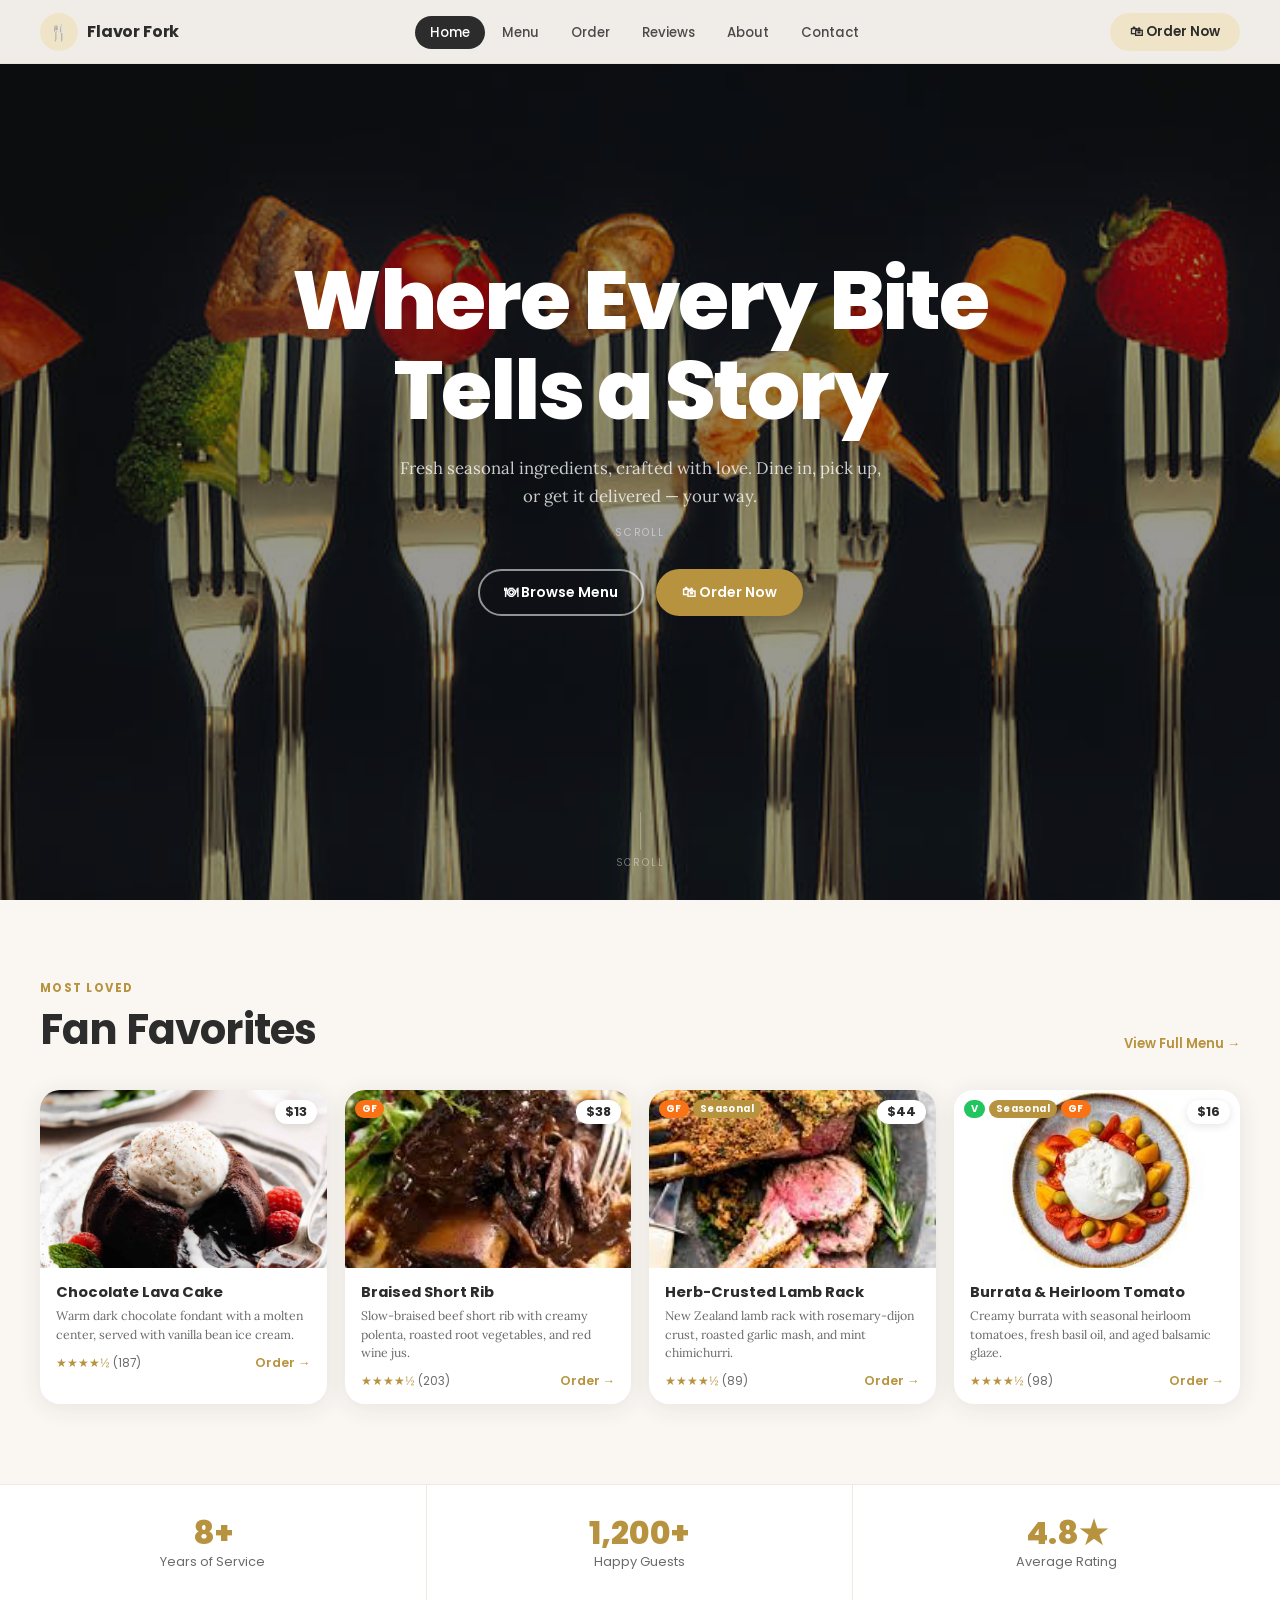
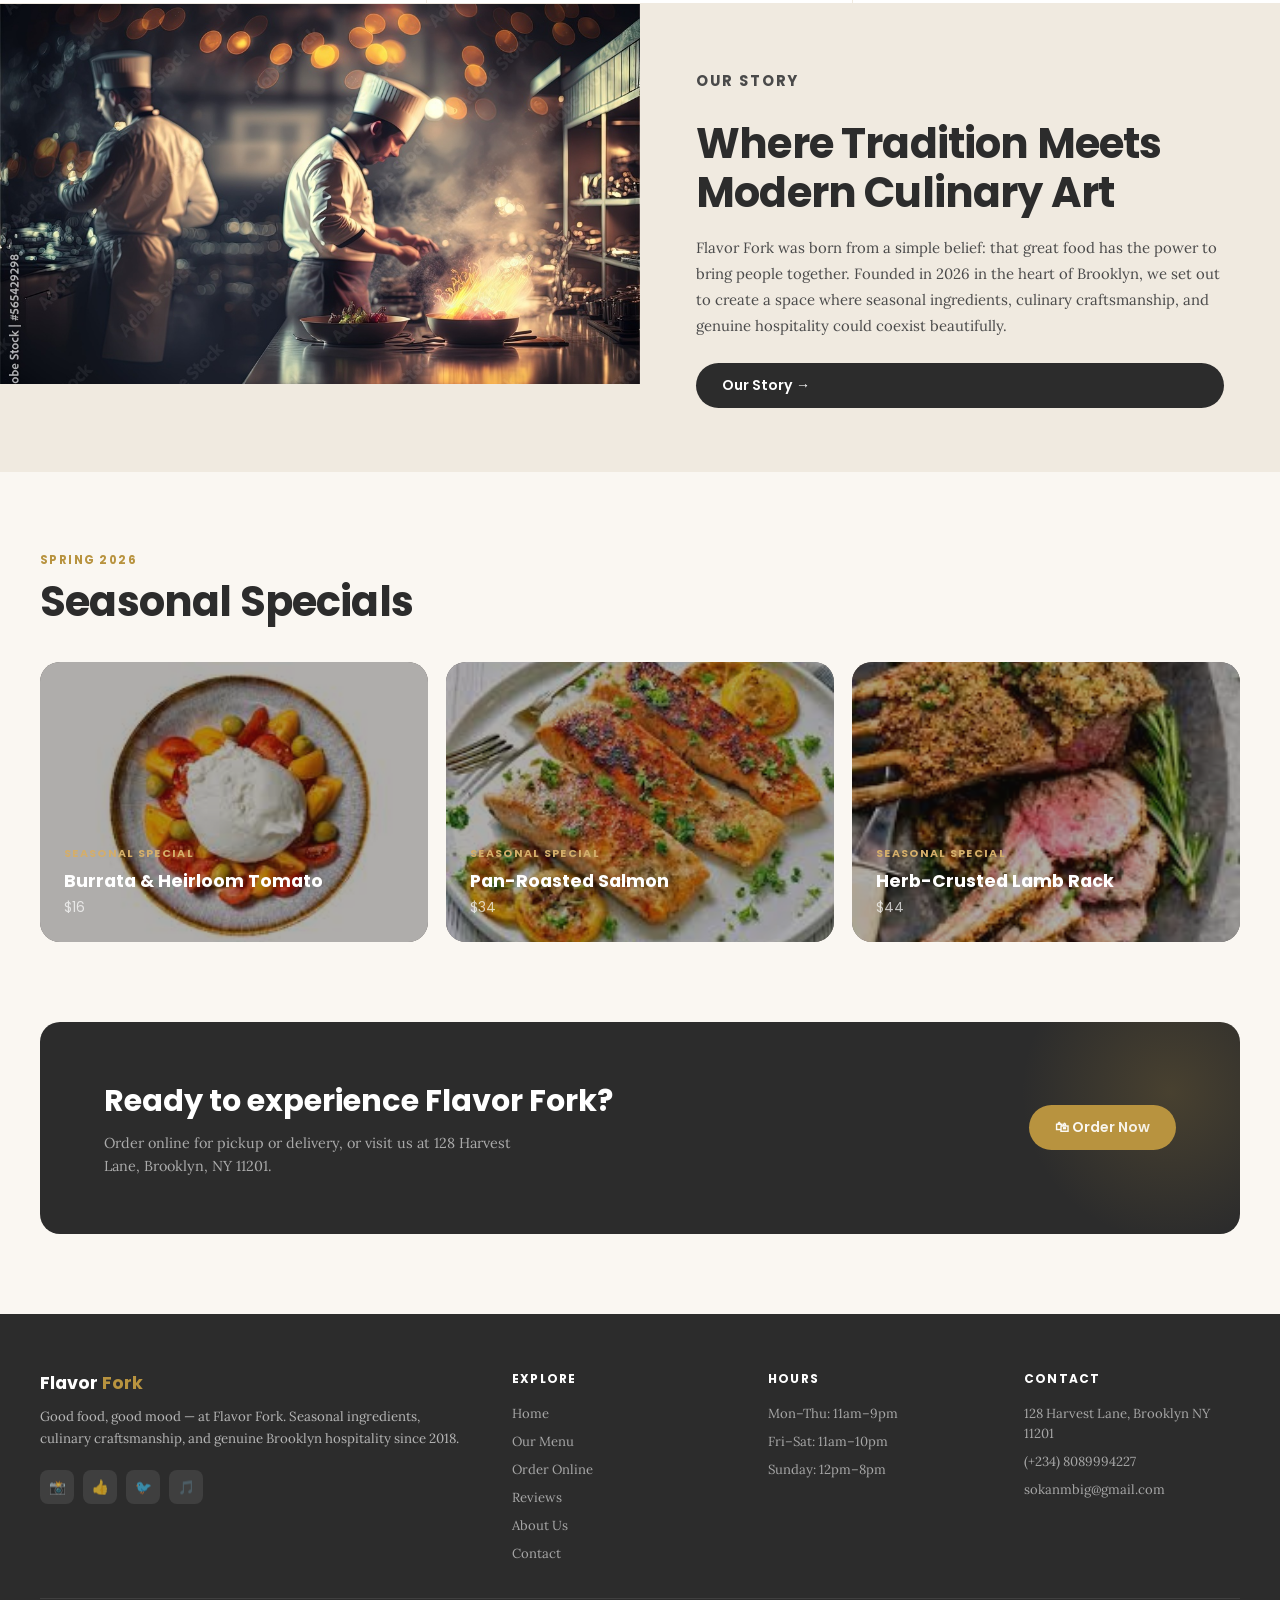
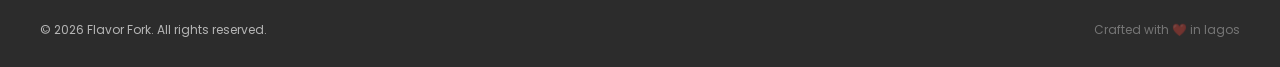
<file: index.html>
<!DOCTYPE html>
<html lang="en">
<head>
<meta charset="UTF-8" /><meta name="viewport" content="width=device-width, initial-scale=1.0" />
<title>Flavor Fork — Home</title>
<link rel="stylesheet" href="style.css" />
<style>
/* ── HOME-SPECIFIC ── */
.hero {
  min-height: 100vh;
  display: flex; flex-direction: column;
  position: relative; overflow: hidden;
}
.hero-bg { position: absolute; inset: 0; background: #100d09; }
.hero-bg img { width:100%; height:100%; object-fit:cover; opacity:0.58; }
.hero-body {
  position: relative; z-index: 2;
  flex: 1; display: flex; flex-direction: column;
  align-items: center; justify-content: center;
  text-align: center; padding: 120px 5% 60px;
}
.hero-title {
  font-size: clamp(2.8rem, 7.5vw, 5.2rem);
  font-weight: 800; color: var(--white); line-height: 1.08;
  letter-spacing: -0.025em; margin-bottom: 18px;
  opacity: 0; animation: fadeUp 0.85s ease 0.3s forwards;
}
.hero-sub {
  font-family: 'Lora', serif; color: rgba(255,255,255,0.78);
  font-size: 1.05rem; line-height: 1.7; max-width: 500px;
  margin: 0 auto 14px;
  opacity: 0; animation: fadeUp 0.85s ease 0.5s forwards;
}
.hero-scroll-hint {
  font-family: 'Poppins', sans-serif; font-size: 0.65rem;
  letter-spacing: 0.18em; color: rgba(255,255,255,0.45);
  margin-bottom: 28px;
  opacity: 0; animation: fadeIn 1s ease 0.7s forwards;
}
.hero-btns {
  display: flex; gap: 12px; flex-wrap: wrap; justify-content: center;
  opacity: 0; animation: fadeUp 0.85s ease 0.7s forwards;
}
.hero-scroll-line {
  position: relative; z-index: 2;
  display: flex; flex-direction: column; align-items: center;
  gap: 6px; padding-bottom: 30px;
  color: rgba(255,255,255,0.4); font-family: 'Poppins', sans-serif;
  font-size: 0.62rem; letter-spacing: 0.18em;
}
.hero-scroll-line::before {
  content: ''; width: 1px; height: 38px;
  background: rgba(255,255,255,0.28);
}

/* ── FAN FAVORITES ── */
.section { padding: 80px 40px; }
.section-header {
  display: flex; align-items: flex-end; justify-content: space-between;
  margin-bottom: 36px; flex-wrap: wrap; gap: 14px;
}
.view-all-link {
  font-family: 'Poppins', sans-serif; font-size: 0.82rem; font-weight: 600;
  color: var(--gold); text-decoration: none; display: flex; align-items: center; gap: 5px;
  transition: var(--tr);
}
.view-all-link:hover { gap: 9px; }
.fav-grid {
  display: grid;
  grid-template-columns: repeat(4, 1fr);
  gap: 18px;
}
.fav-card .food-card-thumb { height: 178px; }

/* ── STATS STRIP ── */
.stats-strip {
  background: var(--white);
  display: grid; grid-template-columns: repeat(3, 1fr);
  border-top: 1px solid var(--cream-dark);
  border-bottom: 1px solid var(--cream-dark);
}
.stat-item {
  padding: 32px 20px; text-align: center;
  border-right: 1px solid var(--cream-dark);
}
.stat-item:last-child { border-right: none; }
.stat-num {
  font-family: 'Poppins', sans-serif; font-size: 2rem; font-weight: 800;
  color: var(--gold); line-height: 1;
}
.stat-lbl { font-size: 0.8rem; color: var(--charcoal-light); font-family: 'Poppins', sans-serif; margin-top: 4px; }

/* ── STORY TEASER ── */
.story-teaser {
  display: grid; grid-template-columns: 1fr 1fr;
  gap: 0; background: var(--cream-dark);
}
.story-teaser-img { height: 380px; overflow: hidden; background: #d4c9b8; }
.story-teaser-img img { width:100%; height:100%; object-fit:cover; }
.story-teaser-text {
  padding: 64px 56px;
  display: flex; flex-direction: column; justify-content: center;
}
.story-teaser-text p { font-size: 0.93rem; line-height: 1.75; color: var(--charcoal-mid); margin-bottom: 24px; }

/* ── SPECIALS TEASER ── */
.specials-teaser { padding: 80px 40px; background: var(--cream); }
.specials-grid {
  display: grid; grid-template-columns: repeat(3, 1fr);
  gap: 18px; margin-top: 36px;
}
.special-card {
  border-radius: var(--radius-lg); overflow: hidden;
  position: relative; height: 280px; cursor: pointer;
}
.special-card-bg { position: absolute; inset: 0; background: #1a1410; }
.special-card-bg img { width:100%; height:100%; object-fit:cover; opacity:0.65; transition: transform 0.4s ease, opacity 0.3s ease; }
.special-card:hover .special-card-bg img { transform: scale(1.06); opacity: 0.5; }
.special-card-body {
  position: relative; z-index: 2; height: 100%;
  display: flex; flex-direction: column; justify-content: flex-end;
  padding: 24px;
}
.special-card-label { font-family: 'Poppins', sans-serif; font-size: 0.68rem; font-weight: 700; letter-spacing: 0.12em; color: var(--gold-light); text-transform: uppercase; margin-bottom: 6px; }
.special-card-name { font-family: 'Poppins', sans-serif; font-size: 1.1rem; font-weight: 700; color: var(--white); margin-bottom: 4px; }
.special-card-price { font-family: 'Poppins', sans-serif; font-size: 0.85rem; color: rgba(255,255,255,0.7); }

/* ── CTA ── */
.home-cta {
  margin: 0 40px 80px;
  background: var(--charcoal);
  border-radius: var(--radius-lg);
  padding: 56px 64px;
  display: flex; align-items: center; justify-content: space-between; gap: 32px;
  flex-wrap: wrap; position: relative; overflow: hidden;
}
.home-cta::before {
  content: ''; position: absolute; top: -80px; right: -80px;
  width: 300px; height: 300px; border-radius: 50%;
  background: radial-gradient(circle, rgba(184,147,63,0.2), transparent 70%);
}
.home-cta h2 { font-size: clamp(1.3rem,2.5vw,1.9rem); color: var(--white); font-weight: 700; margin-bottom: 8px; }
.home-cta p { color: rgba(255,255,255,0.6); font-size: 0.9rem; line-height: 1.6; max-width: 420px; }

@media (max-width: 900px) {
  .fav-grid { grid-template-columns: repeat(2,1fr); }
  .specials-grid { grid-template-columns: 1fr; }
  .story-teaser { grid-template-columns: 1fr; }
  .story-teaser-img { height: 240px; }
  .story-teaser-text { padding: 36px 28px; }
  .section { padding: 56px 20px; }
  .home-cta { margin: 0 20px 60px; padding: 36px 28px; }
}
@media (max-width: 580px) {
  .fav-grid { grid-template-columns: 1fr; }
  .stats-strip { grid-template-columns: 1fr; }
  .stat-item { border-right: none; border-bottom: 1px solid var(--cream-dark); }
}
</style>
</head>
<body>

<!-- NAVBAR -->
<nav class="navbar" id="navbar">
  <a class="nav-logo" href="index.html">
    <div class="nav-logo-mark">
      <!-- Your logo image -->
      <img src="" alt="Logo" onerror="this.style.display='none';this.parentElement.innerHTML='🍴';" />
    </div>
    <span class="nav-logo-name">Flavor Fork</span>
  </a>
  <ul class="nav-links">
    <li><a class="nav-link active" href="index.html">Home</a></li>
    <li><a class="nav-link" href="menu.html">Menu</a></li>
    <li><a class="nav-link" href="order.html">Order</a></li>
    <li><a class="nav-link" href="reviews.html">Reviews</a></li>
    <li><a class="nav-link" href="about.html">About</a></li>
    <li><a class="nav-link" href="contact.html">Contact</a></li>
  </ul>
  <a class="btn-order-now" href="order.html">🛍 Order Now</a>
  <button class="hamburger" onclick="document.getElementById('mobileNav').classList.toggle('open')" aria-label="Menu">
    <span></span><span></span><span></span>
  </button>
</nav>
<div class="mobile-nav" id="mobileNav">
  <a class="nav-link active" href="index.html">Home</a>
  <a class="nav-link" href="menu.html">Menu</a>
  <a class="nav-link" href="order.html">Order</a>
  <a class="nav-link" href="reviews.html">Reviews</a>
  <a class="nav-link" href="about.html">About</a>
  <a class="nav-link" href="contact.html">Contact</a>
</div>

<!-- HERO -->
<section class="hero">
  <div class="hero-bg">
    <!-- YOUR HERO IMAGE: high-res restaurant interior with warm lighting -->
    <img src="images/flavour.jpg" alt="flavour" />
  </div>
  <div class="hero-body">
    <h1 class="hero-title">Where Every Bite<br>Tells a Story</h1>
    <p class="hero-sub">Fresh seasonal ingredients, crafted with love. Dine in, pick up, or get it delivered — your way.</p>
    <p class="hero-scroll-hint">SCROLL</p>
    <div class="hero-btns">
      <a class="btn btn-outline-white" href="menu.html">🍽 Browse Menu</a>
      <a class="btn btn-gold" href="order.html">🛍 Order Now</a>
    </div>
  </div>
  <div class="hero-scroll-line">SCROLL</div>
</section>

<!-- FAN FAVORITES -->
<section class="section" style="background:var(--cream);">
  <div class="section-header">
    <div>
      <p class="sec-label">Most Loved</p>
      <h2 class="sec-title">Fan Favorites</h2>
    </div>
    <a class="view-all-link" href="menu.html">View Full Menu →</a>
  </div>
  <div class="fav-grid" id="favGrid"></div>
</section>

<!-- STATS -->
<div class="stats-strip">
  <div class="stat-item">
    <div class="stat-num">8+</div>
    <div class="stat-lbl">Years of Service</div>
  </div>
  <div class="stat-item">
    <div class="stat-num">1,200+</div>
    <div class="stat-lbl">Happy Guests</div>
  </div>
  <div class="stat-item">
    <div class="stat-num">4.8★</div>
    <div class="stat-lbl">Average Rating</div>
  </div>
</div>

<!-- STORY TEASER -->
<div class="story-teaser">
  <div class="story-teaser-img">
    <!-- YOUR IMAGE: cozy restaurant interior or chef cooking -->
    <img src="images/tradition.jpg" alt="tradition" />
  </div>
  <div class="story-teaser-text">
    <p class="sec-label">Our Story</p>
    <h2 class="sec-title" style="margin-bottom:18px;">Where Tradition Meets Modern Culinary Art</h2>
    <p>Flavor Fork was born from a simple belief: that great food has the power to bring people together. Founded in 2026 in the heart of Brooklyn, we set out to create a space where seasonal ingredients, culinary craftsmanship, and genuine hospitality could coexist beautifully.</p>
    <a class="btn btn-dark" href="about.html">Our Story →</a>
  </div>
</div>

<!-- SEASONAL SPECIALS TEASER -->
<section class="specials-teaser">
  <p class="sec-label">Spring 2026</p>
  <h2 class="sec-title">Seasonal Specials</h2>
  <div class="specials-grid" id="specialsGrid"></div>
</section>

<!-- CTA BANNER -->
<div class="home-cta">
  <div>
    <h2>Ready to experience Flavor Fork?</h2>
    <p>Order online for pickup or delivery, or visit us at 128 Harvest Lane, Brooklyn, NY 11201.</p>
  </div>
  <a class="btn btn-gold" href="order.html" style="flex-shrink:0;">🛍 Order Now</a>
</div>

<!-- FOOTER -->
<footer>
  <div class="footer-grid">
    <div>
      <div class="footer-brand">Flavor <span>Fork</span></div>
      <p class="footer-tagline">Good food, good mood — at Flavor Fork. Seasonal ingredients, culinary craftsmanship, and genuine Brooklyn hospitality since 2018.</p>
      <div class="footer-socials">
        <a class="social-btn" href="#">📸</a>
        <a class="social-btn" href="#">👍</a>
        <a class="social-btn" href="#">🐦</a>
        <a class="social-btn" href="#">🎵</a>
      </div>
    </div>
    <div class="footer-col">
      <div class="footer-col-title">Explore</div>
      <ul>
        <li><a href="index.html">Home</a></li>
        <li><a href="menu.html">Our Menu</a></li>
        <li><a href="order.html">Order Online</a></li>
        <li><a href="reviews.html">Reviews</a></li>
        <li><a href="about.html">About Us</a></li>
        <li><a href="contact.html">Contact</a></li>
      </ul>
    </div>
    <div class="footer-col">
      <div class="footer-col-title">Hours</div>
      <ul>
        <li><a href="#">Mon–Thu: 11am–9pm</a></li>
        <li><a href="#">Fri–Sat: 11am–10pm</a></li>
        <li><a href="#">Sunday: 12pm–8pm</a></li>
      </ul>
    </div>
    <div class="footer-col">
      <div class="footer-col-title">Contact</div>
      <ul>
        <li><a href="#">128 Harvest Lane, Brooklyn NY 11201</a></li>
        <li><a href="tel:08089994227">(+234) 8089994227</a></li>
        <li><a href="gmail:sokanmbig@gmail.com">sokanmbig@gmail.com</a></li>
      </ul>
    </div>
  </div>
  <div class="footer-bottom">
    <p>© 2026 Flavor Fork. All rights reserved.</p>
    <p style="color:rgba(255,255,255,0.35);">Crafted with ❤️ in lagos</p>
  </div>
</footer>

<script>
const MENU = [
  {id:1,name:'Truffle Arancini',cat:'Appetizers',price:14,desc:'Crispy risotto balls filled with black truffle and fontina cheese, served with roasted tomato aioli.',rating:4.4,reviews:124,tags:['v'],img:'images/truffle.jpg'},
  {id:2,name:'Burrata & Heirloom Tomato',cat:'Seasonal Specials',price:16,desc:'Creamy burrata with seasonal heirloom tomatoes, fresh basil oil, and aged balsamic glaze.',rating:4.5,reviews:98,tags:['v','s','gf'],img:'images/burrata.jpg'},
  {id:3,name:'Seared Scallops',cat:'Appetizers',price:19,desc:'Pan-seared diver scallops with cauliflower purée, crispy capers, and lemon brown butter.',rating:4.3,reviews:76,tags:['gf'],img:'images/seared.jpg'},
  {id:4,name:'Mushroom Crostini',cat:'Appetizers',price:12,desc:'Wild mushroom medley on toasted sourdough with whipped ricotta, thyme, and truffle oil.',rating:4.2,reviews:55,tags:['v'],img:'images/costini.jpg'},
  {id:5,name:'Braised Short Rib',cat:'Main Courses',price:38,desc:'Slow-braised beef short rib with creamy polenta, roasted root vegetables, and red wine jus.',rating:4.7,reviews:203,tags:['gf'],img:'images/short.jpg'},
  {id:6,name:'Pan-Roasted Salmon',cat:'Main Courses',price:34,desc:'Atlantic salmon with spring pea risotto, asparagus, and lemon herb beurre blanc.',rating:4.5,reviews:167,tags:['gf','s'],img:'images/salmon.jpg'},
  {id:7,name:'Wild Mushroom Risotto',cat:'Main Courses',price:28,desc:'Arborio rice with porcini, shiitake, and oyster mushrooms, finished with aged parmesan and truffle oil.',rating:4.4,reviews:142,tags:['v','gf'],img:'images/wild.jpg'},
  {id:8,name:'Herb-Crusted Lamb Rack',cat:'Seasonal Specials',price:44,desc:'New Zealand lamb rack with rosemary-dijon crust, roasted garlic mash, and mint chimichurri.',rating:4.6,reviews:89,tags:['gf','s'],img:'images/lamb.jpg'},
  {id:9,name:'Roasted Chicken',cat:'Main Courses',price:32,desc:'Free-range half chicken with preserved lemon, olives, crispy potatoes, and herb jus.',rating:4.4,reviews:115,tags:['gf'],img:'images/chicken.jpg'},
  {id:10,name:'Chocolate Lava Cake',cat:'Desserts',price:13,desc:'Warm dark chocolate fondant with a molten center, served with vanilla bean ice cream.',rating:4.8,reviews:187,tags:[],img:'images/chocolate.jpg'},
  {id:11,name:'Seasonal Fruit Tart',cat:'Desserts',price:11,desc:'Buttery pastry shell with vanilla custard cream and fresh seasonal fruits from local farms.',rating:4.5,reviews:92,tags:['v','s'],img:'images/fruit.jpg'},
];
function starsHtml(r){let s='';for(let i=1;i<=5;i++)s+=i<=Math.floor(r)?'★':(i-r<1?'½':'☆');return s;}
function badgeHtml(tags){return tags.map(t=>t==='v'?'<span class="badge badge-v">V</span>':t==='gf'?'<span class="badge badge-gf">GF</span>':'<span class="badge badge-s">Seasonal</span>').join('');}
function buildFavGrid(){
  const favs=[...MENU].sort((a,b)=>b.rating-a.rating).slice(0,4);
  document.getElementById('favGrid').innerHTML=favs.map(i=>`
    <div class="food-card">
      <div class="food-card-thumb" style="height:178px;">
        <img src="${i.img}" alt="${i.name}" onerror="this.parentElement.style.background='var(--cream-dark)';this.style.display='none';"/>
        <div class="food-card-badges">${badgeHtml(i.tags)}</div>
        <div class="food-card-price">$${i.price}</div>
      </div>
      <div class="food-card-body">
        <div class="food-card-name">${i.name}</div>
        <div class="food-card-desc">${i.desc}</div>
        <div class="food-card-foot">
          <div class="stars">${starsHtml(i.rating)} <span>(${i.reviews})</span></div>
          <a class="link-order" href="order.html">Order →</a>
        </div>
      </div>
    </div>`).join('');
}
function buildSpecials(){
  const sp=MENU.filter(i=>i.tags.includes('s')).slice(0,3);
  document.getElementById('specialsGrid').innerHTML=sp.map(i=>`
    <div class="special-card">
      <div class="special-card-bg">
        <img src="${i.img}" alt="${i.name}" onerror="this.style.display='none';this.parentElement.style.background='#3a2e24';" />
      </div>
      <div class="special-card-body">
        <div class="special-card-label">Seasonal Special</div>
        <div class="special-card-name">${i.name}</div>
        <div class="special-card-price">$${i.price}</div>
      </div>
    </div>`).join('');
}
buildFavGrid(); buildSpecials();
window.addEventListener('scroll',()=>document.getElementById('navbar').classList.toggle('scrolled',scrollY>20));
</script>
</body>
</html>
</file>
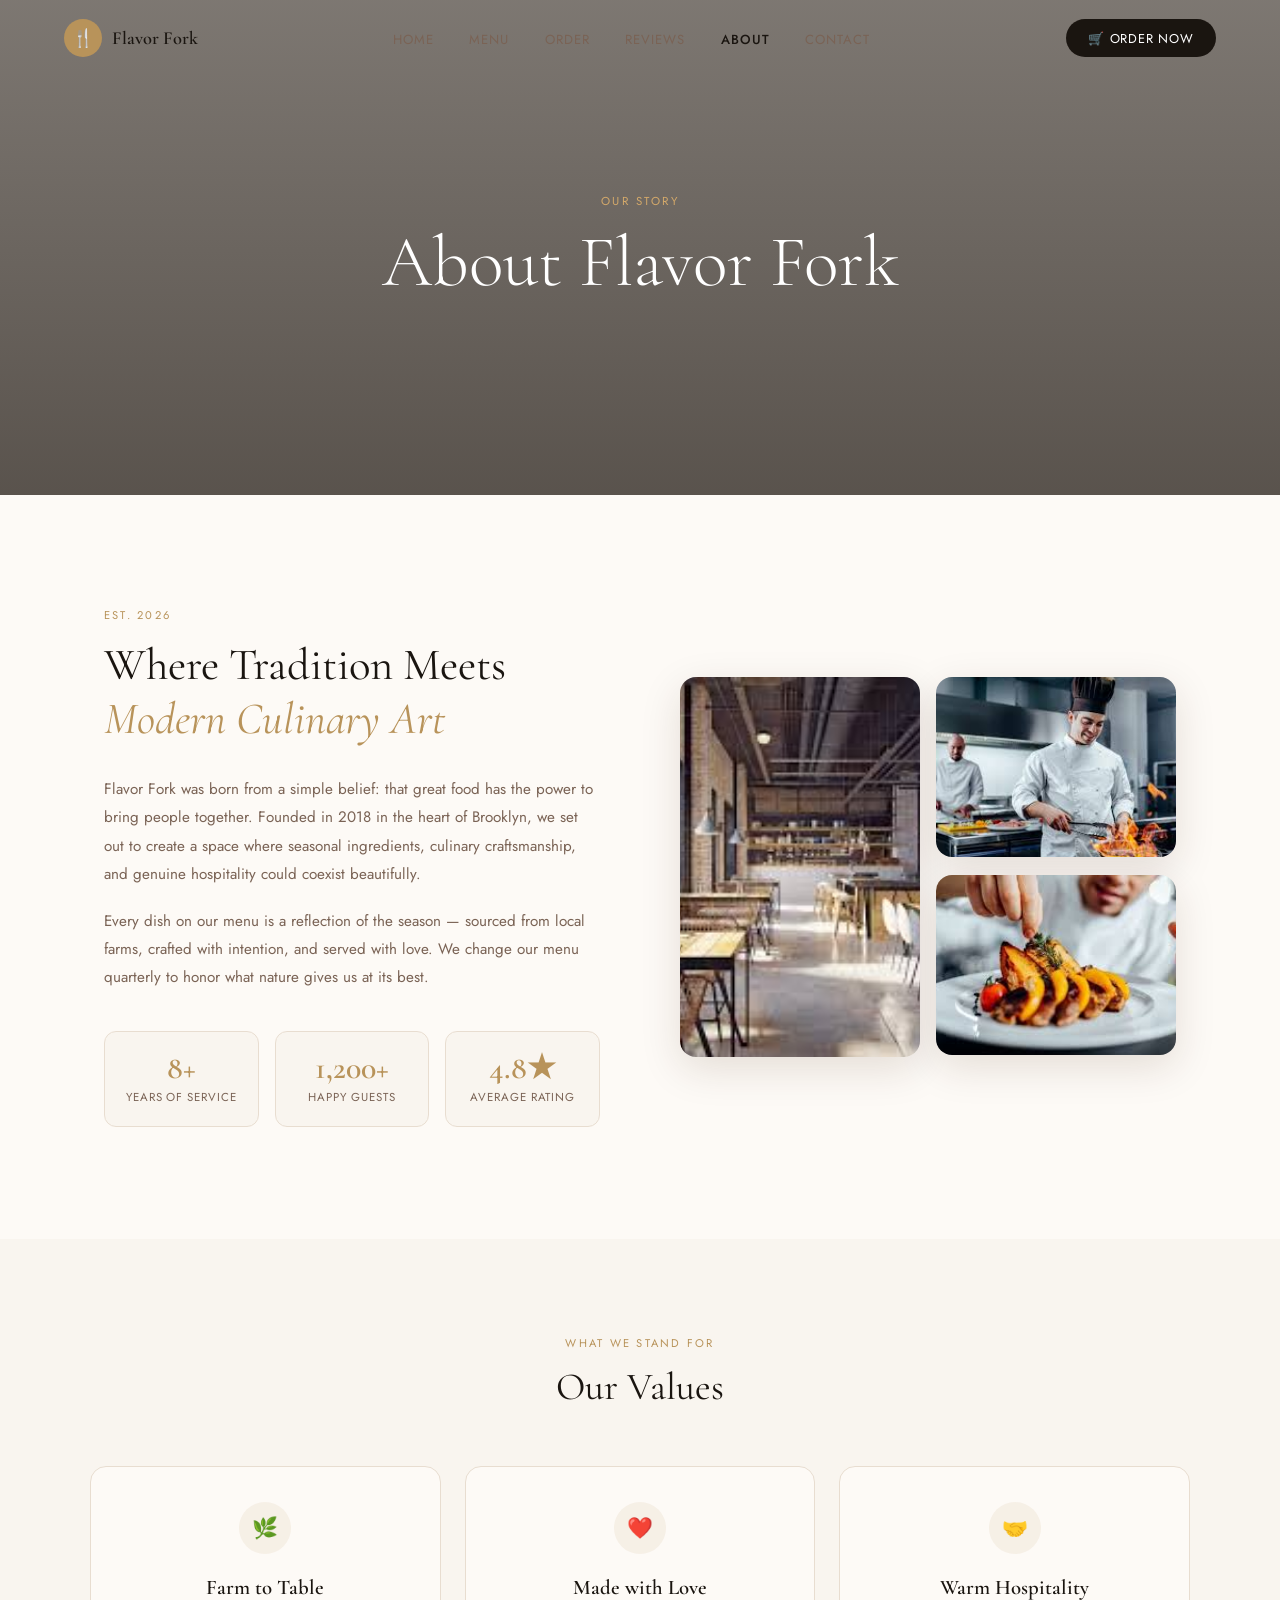
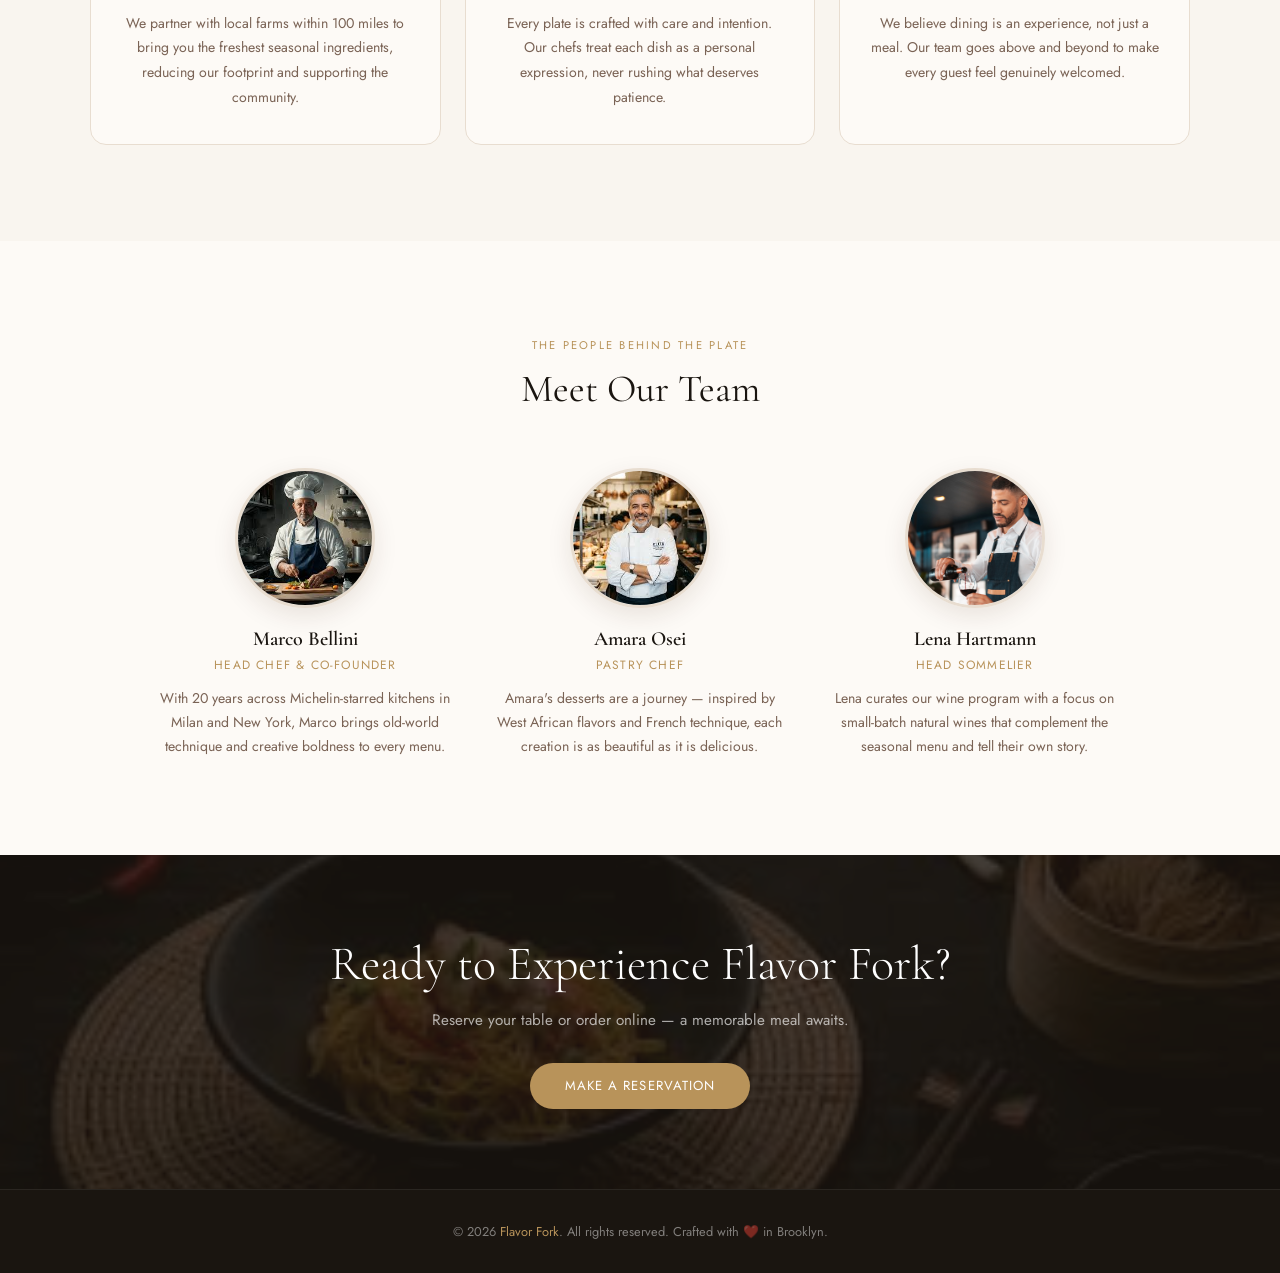
<file: about.html>
<!DOCTYPE html>
<html lang="en">
<head>
<meta charset="UTF-8"/>
<meta name="viewport" content="width=device-width, initial-scale=1.0"/>
<title>About – Flavor Fork</title>
<link href="https://fonts.googleapis.com/css2?family=Cormorant+Garamond:ital,wght@0,300;0,400;0,600;1,300;1,400&family=Jost:wght@300;400;500&display=swap" rel="stylesheet"/>
<style>
  :root {
    --cream: #f9f5ef;
    --warm-white: #fdfaf6;
    --gold: #b8935a;
    --gold-light: #d4a96a;
    --dark: #1a1510;
    --brown: #3d2b1f;
    --text: #4a3728;
    --text-light: #7a6355;
    --border: #e8ddd0;
  }

  *, *::before, *::after { margin: 0; padding: 0; box-sizing: border-box; }

  html { scroll-behavior: smooth; }

  body {
    font-family: 'Jost', sans-serif;
    background: var(--warm-white);
    color: var(--text);
    overflow-x: hidden;
  }

  /* ── NAVBAR ── */
  nav {
    position: fixed; top: 0; left: 0; right: 0; z-index: 100;
    display: flex; align-items: center; justify-content: space-between;
    padding: 1.2rem 4rem;
    transition: background .4s, backdrop-filter .4s, box-shadow .4s;
  }
  nav.scrolled {
    background: rgba(249,245,239,.92);
    backdrop-filter: blur(12px);
    box-shadow: 0 1px 0 var(--border);
  }
  .nav-logo { display: flex; align-items: center; gap: .6rem; text-decoration: none; }
  .nav-logo-icon {
    width: 38px; height: 38px; border-radius: 50%;
    background: var(--gold); display: flex; align-items: center; justify-content: center;
    font-size: 1.1rem;
  }
  .nav-logo-text { font-family: 'Cormorant Garamond', serif; font-size: 1.15rem; font-weight: 600; color: var(--dark); }
  .nav-links { display: flex; gap: 2.2rem; list-style: none; }
  .nav-links a { text-decoration: none; font-size: .82rem; letter-spacing: .08em; text-transform: uppercase; color: var(--text-light); transition: color .2s; }
  .nav-links a:hover, .nav-links a.active { color: var(--dark); }
  .nav-links a.active { color: var(--dark); font-weight: 500; }
  .nav-cta {
    background: var(--dark); color: #fff; border: none; padding: .6rem 1.4rem;
    border-radius: 999px; font-family: 'Jost', sans-serif; font-size: .8rem;
    letter-spacing: .06em; text-transform: uppercase; cursor: pointer;
    display: flex; align-items: center; gap: .5rem; text-decoration: none;
    transition: background .2s;
  }
  .nav-cta:hover { background: var(--gold); }

  /* ── HERO ── */
  .hero {
    position: relative; height: 55vh; min-height: 360px;
    display: flex; align-items: center; justify-content: center; text-align: center;
    overflow: hidden;
  }
  .hero-bg {
    position: absolute; inset: 0;
    ;
  }
  .hero-bg::after {
    content: ''; position: absolute; inset: 0;
    background: linear-gradient(to bottom, rgba(20,12,5,.55) 0%, rgba(20,12,5,.7) 100%);
  }
  .hero-content { position: relative; z-index: 1; }
  .hero-eyebrow {
    font-size: .72rem; letter-spacing: .22em; text-transform: uppercase;
    color: var(--gold-light); margin-bottom: .9rem;
    opacity: 0; animation: fadeUp .8s .2s forwards;
  }
  .hero-title {
    font-family: 'Cormorant Garamond', serif; font-size: clamp(2.8rem, 6vw, 4.5rem);
    font-weight: 300; color: #fff; line-height: 1.1;
    opacity: 0; animation: fadeUp .8s .4s forwards;
  }

  /* ── STORY SECTION ── */
  .story {
    padding: 7rem 4rem;
    display: grid; grid-template-columns: 1fr 1fr;
    gap: 5rem; align-items: center;
    max-width: 1200px; margin: 0 auto;
  }
  .story-left { opacity: 0; animation: fadeUp .9s .1s forwards; }
  .story-eyebrow {
    font-size: .7rem; letter-spacing: .2em; text-transform: uppercase;
    color: var(--gold); margin-bottom: 1rem;
  }
  .story-title {
    font-family: 'Cormorant Garamond', serif; font-size: clamp(2rem, 3.5vw, 2.8rem);
    font-weight: 400; line-height: 1.2; color: var(--dark); margin-bottom: 1.8rem;
  }
  .story-title em { font-style: italic; color: var(--gold); }
  .story-text { font-size: .95rem; line-height: 1.85; color: var(--text-light); margin-bottom: 1.2rem; }
  .story-stats {
    display: flex; gap: 1rem; margin-top: 2.5rem; flex-wrap: wrap;
  }
  .stat-card {
    flex: 1; min-width: 110px; background: var(--cream);
    border: 1px solid var(--border); border-radius: 12px;
    padding: 1.2rem 1rem; text-align: center;
  }
  .stat-number {
    font-family: 'Cormorant Garamond', serif; font-size: 2rem;
    font-weight: 600; color: var(--gold); display: block; line-height: 1;
  }
  .stat-label { font-size: .72rem; letter-spacing: .08em; color: var(--text-light); margin-top: .4rem; text-transform: uppercase; }

  .story-right {
    display: grid; grid-template-columns: 1fr 1fr; gap: 1rem;
    opacity: 0; animation: fadeUp .9s .3s forwards;
  }
  .story-img {
    border-radius: 16px; overflow: hidden;
    box-shadow: 0 12px 40px rgba(60,30,10,.13);
  }
  .story-img:first-child { grid-row: 1 / 3; }
  .story-img img { width: 100%; height: 100%; object-fit: cover; display: block; transition: transform .6s; }
  .story-img:hover img { transform: scale(1.04); }
  .story-img:first-child { height: 380px; }
  .story-img:not(:first-child) { height: 180px; }

  /* ── VALUES ── */
  .values { background: var(--cream); padding: 6rem 4rem; }
  .values-inner { max-width: 1100px; margin: 0 auto; }
  .section-header { text-align: center; margin-bottom: 3.5rem; }
  .section-eyebrow { font-size: .7rem; letter-spacing: .2em; text-transform: uppercase; color: var(--gold); margin-bottom: .8rem; }
  .section-title { font-family: 'Cormorant Garamond', serif; font-size: clamp(1.8rem, 3vw, 2.5rem); font-weight: 400; color: var(--dark); }
  .values-grid { display: grid; grid-template-columns: repeat(3, 1fr); gap: 1.5rem; }
  .value-card {
    background: var(--warm-white); border: 1px solid var(--border);
    border-radius: 16px; padding: 2.2rem 1.8rem; text-align: center;
    transition: transform .3s, box-shadow .3s;
  }
  .value-card:hover { transform: translateY(-5px); box-shadow: 0 16px 40px rgba(60,30,10,.1); }
  .value-icon {
    width: 52px; height: 52px; border-radius: 50%;
    background: rgba(184,147,90,.1); display: flex; align-items: center;
    justify-content: center; margin: 0 auto 1.3rem; font-size: 1.3rem;
  }
  .value-name { font-family: 'Cormorant Garamond', serif; font-size: 1.3rem; font-weight: 600; color: var(--dark); margin-bottom: .7rem; }
  .value-desc { font-size: .88rem; line-height: 1.75; color: var(--text-light); }

  /* ── TEAM ── */
  .team { padding: 6rem 4rem; max-width: 1100px; margin: 0 auto; }
  .team-grid { display: grid; grid-template-columns: repeat(3, 1fr); gap: 2rem; }
  .team-card {
    text-align: center;
    opacity: 0; animation: fadeUp .8s forwards;
  }
  .team-card:nth-child(1) { animation-delay: .1s; }
  .team-card:nth-child(2) { animation-delay: .25s; }
  .team-card:nth-child(3) { animation-delay: .4s; }
  .team-photo {
    width: 140px; height: 140px; border-radius: 50%; overflow: hidden;
    margin: 0 auto 1.2rem;
    border: 3px solid var(--border);
    box-shadow: 0 8px 24px rgba(60,30,10,.1);
  }
  .team-photo img { width: 100%; height: 100%; object-fit: cover; }
  .team-name { font-family: 'Cormorant Garamond', serif; font-size: 1.25rem; font-weight: 600; color: var(--dark); }
  .team-role { font-size: .75rem; letter-spacing: .1em; text-transform: uppercase; color: var(--gold); margin-top: .3rem; }
  .team-bio { font-size: .88rem; line-height: 1.7; color: var(--text-light); margin-top: .8rem; }

  /* ── CTA BANNER ── */
  .cta-banner {
    position: relative; overflow: hidden;
    padding: 5rem 4rem; text-align: center;
    background: var(--dark);
  }
  .cta-banner::before {
    content: ''; position: absolute; inset: 0;
    background: url('images/about.jpg') center/cover no-repeat;
    opacity: .18;
  }
  .cta-banner-content { position: relative; z-index: 1; }
  .cta-banner h2 { font-family: 'Cormorant Garamond', serif; font-size: clamp(2rem, 4vw, 3rem); font-weight: 300; color: #fff; margin-bottom: 1rem; }
  .cta-banner p { font-size: .95rem; color: rgba(255,255,255,.65); margin-bottom: 2rem; }
  .cta-btn {
    display: inline-block; background: var(--gold); color: #fff;
    padding: .85rem 2.2rem; border-radius: 999px; text-decoration: none;
    font-size: .82rem; letter-spacing: .08em; text-transform: uppercase;
    transition: background .2s, transform .2s;
  }
  .cta-btn:hover { background: var(--gold-light); transform: translateY(-2px); }

  /* ── FOOTER ── */
  footer {
    background: var(--dark); color: rgba(255,255,255,.45);
    text-align: center; padding: 2rem; font-size: .8rem;
    border-top: 1px solid rgba(255,255,255,.07);
  }
  footer span { color: var(--gold); }

  /* ── ANIMATIONS ── */
  @keyframes fadeUp {
    from { opacity: 0; transform: translateY(28px); }
    to   { opacity: 1; transform: translateY(0); }
  }

  /* ── RESPONSIVE ── */
  @media (max-width: 900px) {
    nav { padding: 1rem 1.5rem; }
    .nav-links { display: none; }
    .story { grid-template-columns: 1fr; gap: 3rem; padding: 4rem 1.5rem; }
    .story-right { grid-template-columns: 1fr 1fr; }
    .story-img:first-child { height: 260px; }
    .values { padding: 4rem 1.5rem; }
    .values-grid { grid-template-columns: 1fr; }
    .team { padding: 4rem 1.5rem; }
    .team-grid { grid-template-columns: 1fr; gap: 2.5rem; }
    .cta-banner { padding: 4rem 1.5rem; }
  }
</style>
</head>
<body>

<!-- NAVBAR -->
<nav id="navbar">
  <a href="#" class="nav-logo">
    <div class="nav-logo-icon">🍴</div>
    <span class="nav-logo-text">Flavor Fork</span>
  </a>
 <!-- AFTER -->
<ul class="nav-links">
  <li><a href="index.html">Home</a></li>
  <li><a href="menu.html">Menu</a></li>
  <li><a href="order.html">Order</a></li>
  <li><a href="reviews.html">Reviews</a></li>
  <li><a href="about.html" class="active">About</a></li>
  <li><a href="contact.html">Contact</a></li>
</ul>
<a href="order.html" class="nav-cta">🛒 Order Now</a>
</nav>

<!-- HERO -->
<section class="hero">
  <div class="hero-bg"></div>
  <div class="hero-content">
    <p class="hero-eyebrow">Our Story</p>
    <h1 class="hero-title">About Flavor Fork</h1>
  </div>
</section>

<!-- STORY -->
<section class="story">
  <div class="story-left">
    <p class="story-eyebrow">Est. 2026</p>
    <h2 class="story-title">Where Tradition Meets<br/><em>Modern Culinary Art</em></h2>
    <p class="story-text">Flavor Fork was born from a simple belief: that great food has the power to bring people together. Founded in 2018 in the heart of Brooklyn, we set out to create a space where seasonal ingredients, culinary craftsmanship, and genuine hospitality could coexist beautifully.</p>
    <p class="story-text">Every dish on our menu is a reflection of the season — sourced from local farms, crafted with intention, and served with love. We change our menu quarterly to honor what nature gives us at its best.</p>
    <div class="story-stats">
      <div class="stat-card">
        <span class="stat-number">8+</span>
        <span class="stat-label">Years of Service</span>
      </div>
      <div class="stat-card">
        <span class="stat-number">1,200+</span>
        <span class="stat-label">Happy Guests</span>
      </div>
      <div class="stat-card">
        <span class="stat-number">4.8★</span>
        <span class="stat-label">Average Rating</span>
      </div>
    </div>
  </div>
  <div class="story-right">
    <div class="story-img">
      <img src="images/interior.jpg" alt="Restaurant interior"/>
    </div>
    <div class="story-img">
      <img src="images/chef.jpg" alt="Chef cooking"/>
    </div>
    <div class="story-img">
      <img src="images/signature.jpg" alt="Signature dish"/>
    </div>
  </div>
</section>

<!-- VALUES -->
<section class="values">
  <div class="values-inner">
    <div class="section-header">
      <p class="section-eyebrow">What We Stand For</p>
      <h2 class="section-title">Our Values</h2>
    </div>
    <div class="values-grid">
      <div class="value-card">
        <div class="value-icon">🌿</div>
        <h3 class="value-name">Farm to Table</h3>
        <p class="value-desc">We partner with local farms within 100 miles to bring you the freshest seasonal ingredients, reducing our footprint and supporting the community.</p>
      </div>
      <div class="value-card">
        <div class="value-icon">❤️</div>
        <h3 class="value-name">Made with Love</h3>
        <p class="value-desc">Every plate is crafted with care and intention. Our chefs treat each dish as a personal expression, never rushing what deserves patience.</p>
      </div>
      <div class="value-card">
        <div class="value-icon">🤝</div>
        <h3 class="value-name">Warm Hospitality</h3>
        <p class="value-desc">We believe dining is an experience, not just a meal. Our team goes above and beyond to make every guest feel genuinely welcomed.</p>
      </div>
    </div>
  </div>
</section>

<!-- TEAM -->
<section class="team">
  <div class="section-header">
    <p class="section-eyebrow">The People Behind the Plate</p>
    <h2 class="section-title">Meet Our Team</h2>
  </div>
  <div class="team-grid">
    <div class="team-card">
      <div class="team-photo">
        <img src="images/head.jpg" alt="Head Chef"/>
      </div>
      <h3 class="team-name">Marco Bellini</h3>
      <p class="team-role">Head Chef & Co-Founder</p>
      <p class="team-bio">With 20 years across Michelin-starred kitchens in Milan and New York, Marco brings old-world technique and creative boldness to every menu.</p>
    </div>
    <div class="team-card">
      <div class="team-photo">
        <img src="images/pastary.jpg" alt="Pastry Chef"/>
      </div>
      <h3 class="team-name">Amara Osei</h3>
      <p class="team-role">Pastry Chef</p>
      <p class="team-bio">Amara's desserts are a journey — inspired by West African flavors and French technique, each creation is as beautiful as it is delicious.</p>
    </div>
    <div class="team-card">
      <div class="team-photo">
        <img src="images/somm.jpg" alt="Sommelier"/>
      </div>
      <h3 class="team-name">Lena Hartmann</h3>
      <p class="team-role">Head Sommelier</p>
      <p class="team-bio">Lena curates our wine program with a focus on small-batch natural wines that complement the seasonal menu and tell their own story.</p>
    </div>
  </div>
</section>

<!-- CTA BANNER -->
<section class="cta-banner">
  <div class="cta-banner-content">
    <h2>Ready to Experience Flavor Fork?</h2>
    <p>Reserve your table or order online — a memorable meal awaits.</p>
    <a href="#" class="cta-btn">Make a Reservation</a>
  </div>
</section>

<!-- FOOTER -->
<footer>
  <p>© 2026 <span>Flavor Fork</span>. All rights reserved. Crafted with ❤️ in Brooklyn.</p>
</footer>

<script>
  window.addEventListener('scroll', () => {
    document.getElementById('navbar').classList.toggle('scrolled', scrollY > 20);
  });
</script>
</body>
</html>
</file>
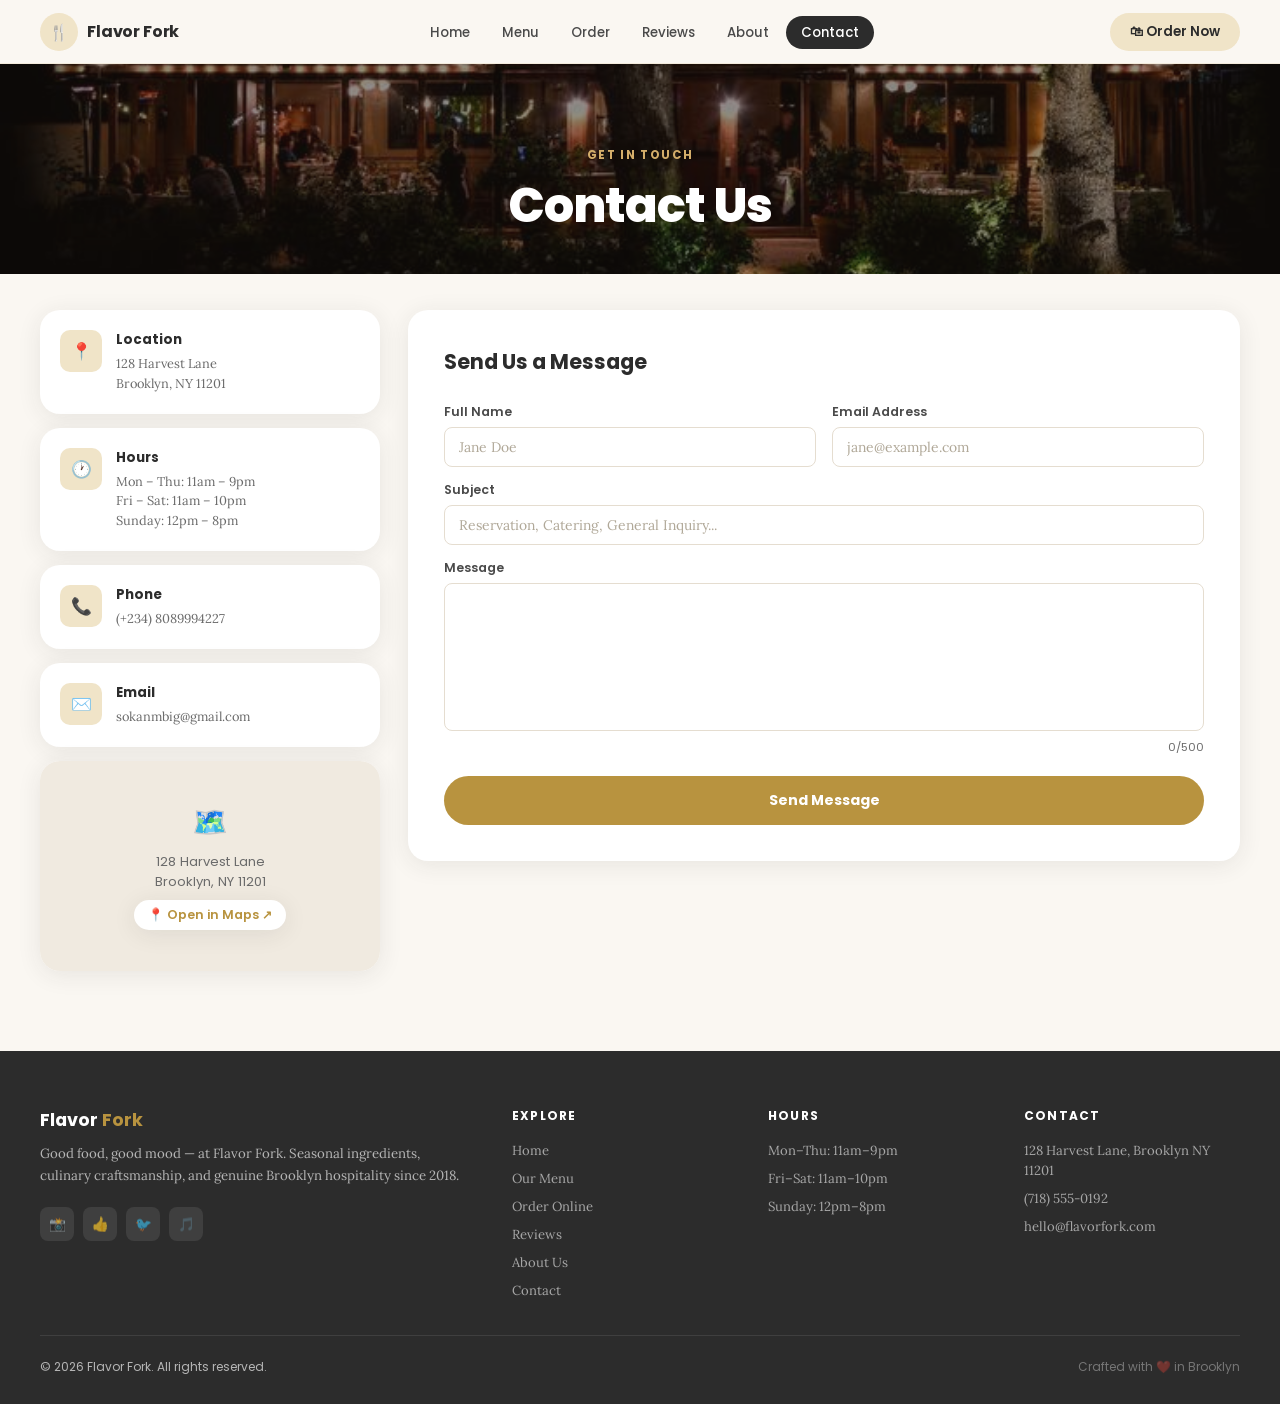
<file: contact.html>
<!DOCTYPE html>
<html lang="en">
<head>
<meta charset="UTF-8"/><meta name="viewport" content="width=device-width,initial-scale=1.0"/>
<title>Flavor Fork — Contact</title>
<link rel="stylesheet" href="style.css"/>
<style>
/* ── CONTACT PAGE ── */
.contact-layout {
  display: grid; grid-template-columns: 340px 1fr;
  gap: 28px; padding: 36px 40px 80px;
  align-items: start;
}

/* ── LEFT SIDE: INFO CARDS ── */
.contact-info-col { display: flex; flex-direction: column; gap: 14px; }
.info-card {
  background: var(--white); border-radius: var(--radius-lg);
  padding: 20px; box-shadow: var(--shadow);
  display: flex; align-items: flex-start; gap: 14px;
}
.info-icon {
  width: 42px; height: 42px; border-radius: 10px;
  background: var(--gold-pale); color: var(--gold);
  font-size: 1.05rem; display: flex; align-items: center; justify-content: center;
  flex-shrink: 0;
}
.info-title { font-family: 'Poppins', sans-serif; font-size: 0.83rem; font-weight: 700; margin-bottom: 4px; }
.info-text { font-size: 0.8rem; color: var(--charcoal-light); line-height: 1.55; }
.map-box {
  background: var(--white); border-radius: var(--radius-lg);
  overflow: hidden; box-shadow: var(--shadow);
  height: 210px; position: relative;
}
/* Google Maps embed placeholder */
.map-box iframe { width: 100%; height: 100%; border: none; display: block; }
.map-placeholder-inner {
  width: 100%; height: 100%;
  background: var(--cream-dark);
  display: flex; flex-direction: column;
  align-items: center; justify-content: center;
  gap: 8px; color: var(--charcoal-light);
  font-family: 'Poppins', sans-serif; font-size: 0.82rem; text-align: center;
}
.map-placeholder-inner a {
  font-size: 0.78rem; color: var(--gold); font-weight: 600; text-decoration: none;
  display: flex; align-items: center; gap: 5px;
  background: var(--white); padding: 6px 14px; border-radius: 20px;
  box-shadow: var(--shadow);
}

/* ── RIGHT SIDE: FORM ── */
.contact-form-card {
  background: var(--white); border-radius: var(--radius-lg);
  padding: 36px; box-shadow: var(--shadow);
}
.contact-form-card h2 { font-size: 1.3rem; font-weight: 700; margin-bottom: 26px; }
.form-row { display: grid; grid-template-columns: 1fr 1fr; gap: 16px; }
.form-group { margin-bottom: 14px; }

.toast{position:fixed;bottom:28px;right:28px;z-index:9999;background:var(--charcoal);color:#fff;padding:12px 22px;border-radius:30px;font-size:0.82rem;font-family:'Poppins',sans-serif;box-shadow:var(--shadow-lg);opacity:0;transform:translateY(14px);transition:all .3s ease;pointer-events:none;}
.toast.show{opacity:1;transform:translateY(0);}

@media (max-width: 900px) {
  .contact-layout { grid-template-columns: 1fr; padding: 24px 20px 60px; }
  .form-row { grid-template-columns: 1fr; }
  .contact-form-card { padding: 24px; }
}
</style>
</head>
<body>

<nav class="navbar" id="navbar">
  <a class="nav-logo" href="index.html">
    <div class="nav-logo-mark"><img src="" alt="Logo" onerror="this.style.display='none';this.parentElement.innerHTML='🍴';"/></div>
    <span class="nav-logo-name">Flavor Fork</span>
  </a>
  <ul class="nav-links">
    <li><a class="nav-link" href="index.html">Home</a></li>
    <li><a class="nav-link" href="menu.html">Menu</a></li>
    <li><a class="nav-link" href="order.html">Order</a></li>
    <li><a class="nav-link" href="reviews.html">Reviews</a></li>
    <li><a class="nav-link" href="about.html">About</a></li>
    <li><a class="nav-link active" href="contact.html">Contact</a></li>
  </ul>
  <a class="btn-order-now" href="order.html">🛍 Order Now</a>
  <button class="hamburger" onclick="document.getElementById('mn').classList.toggle('open')"><span></span><span></span><span></span></button>
</nav>
<div class="mobile-nav" id="mn">
  <a class="nav-link" href="index.html">Home</a><a class="nav-link" href="menu.html">Menu</a>
  <a class="nav-link" href="order.html">Order</a><a class="nav-link" href="reviews.html">Reviews</a>
  <a class="nav-link" href="about.html">About</a><a class="nav-link active" href="contact.html">Contact</a>
</div>

<!-- PAGE HERO -->
<div style="padding-top:64px;">
  <div class="page-hero" style="height:210px;">
    <div class="page-hero-bg">
      <!-- YOUR IMAGE: restaurant exterior / entrance at night with warm lighting -->
      <img src="images/contact.jpg" alt="Contact"/>
    </div>
    <div class="page-hero-inner">
      <p class="page-hero-label">Get in Touch</p>
      <h1 class="page-hero-title">Contact Us</h1>
    </div>
  </div>
</div>

<!-- CONTACT LAYOUT -->
<div class="contact-layout">

  <!-- LEFT: INFO + MAP -->
  <div class="contact-info-col">
    <div class="info-card">
      <div class="info-icon">📍</div>
      <div>
        <div class="info-title">Location</div>
        <div class="info-text">128 Harvest Lane<br>Brooklyn, NY 11201</div>
      </div>
    </div>
    <div class="info-card">
      <div class="info-icon">🕐</div>
      <div>
        <div class="info-title">Hours</div>
        <div class="info-text">
          Mon – Thu: 11am – 9pm<br>
          Fri – Sat: 11am – 10pm<br>
          Sunday: 12pm – 8pm
        </div>
      </div>
    </div>
    <div class="info-card">
      <div class="info-icon">📞</div>
      <div>
        <div class="info-title">Phone</div>
        <div class="info-text"><a href="tel:08089994227" style="color:inherit;text-decoration:none;">(+234) 8089994227</a></div>
      </div>
    </div>
    <div class="info-card">
      <div class="info-icon">✉️</div>
      <div>
        <div class="info-title">Email</div>
        <div class="info-text"><a href="gmail:sokanmbig@gmail.com" style="color:inherit;text-decoration:none;">sokanmbig@gmail.com</a></div>
      </div>
    </div>

    <!-- MAP — paste your Google Maps embed <iframe> src here -->
    <div class="map-box">
      <!--
        TO ADD YOUR MAP:
        1. Go to maps.google.com
        2. Search "128 Harvest Lane, Brooklyn, NY 11201"
        3. Click Share → Embed a map → Copy HTML
        4. Replace the div below with the <iframe> code
      -->
      <div class="map-placeholder-inner">
        <span style="font-size:1.8rem;">🗺️</span>
        <span>128 Harvest Lane<br>Brooklyn, NY 11201</span>
        <a href="https://maps.google.com/?q=128+Harvest+Lane+Brooklyn+NY" target="_blank">📍 Open in Maps ↗</a>
      </div>
    </div>
  </div>

  <!-- RIGHT: MESSAGE FORM -->
 <div class="contact-form-card">
  <h2>Send Us a Message</h2>
  
  <form action="https://formspree.io/f/mgoprovy" method="POST">
    <div class="form-row">
      <div class="form-group">
        <label class="form-label">Full Name</label>
        <input class="form-input" type="text" name="name" id="cName" placeholder="Jane Doe"/>
      </div>
      <div class="form-group">
        <label class="form-label">Email Address</label>
        <input class="form-input" type="email" name="email" id="cEmail" placeholder="jane@example.com"/>
      </div>
    </div>

    <div class="form-group">
      <label class="form-label">Subject</label>
      <input class="form-input" type="text" name="subject" id="cSubject" placeholder="Reservation, Catering, General Inquiry..."/>
    </div>

    <div class="form-group">
      <label class="form-label">Message</label>
      <textarea class="form-textarea" name="message" id="cMsg" rows="7" maxlength="500"
        placeholder="Tell us how we can help..."
        oninput="document.getElementById('cc').textContent=this.value.length+'/500'">
      </textarea>
      <div class="char-count" id="cc">0/500</div>
    </div>

    <button class="btn-submit" type="submit">Send Message</button>
  </form>

</div>
</div>

<!-- FOOTER -->
<footer>
  <div class="footer-grid">
    <div>
      <div class="footer-brand">Flavor <span>Fork</span></div>
      <p class="footer-tagline">Good food, good mood — at Flavor Fork. Seasonal ingredients, culinary craftsmanship, and genuine Brooklyn hospitality since 2018.</p>
      <div class="footer-socials"><a class="social-btn" href="#">📸</a><a class="social-btn" href="#">👍</a><a class="social-btn" href="#">🐦</a><a class="social-btn" href="#">🎵</a></div>
    </div>
    <div class="footer-col"><div class="footer-col-title">Explore</div><ul>
      <li><a href="index.html">Home</a></li><li><a href="menu.html">Our Menu</a></li>
      <li><a href="order.html">Order Online</a></li><li><a href="reviews.html">Reviews</a></li>
      <li><a href="about.html">About Us</a></li><li><a href="contact.html">Contact</a></li>
    </ul></div>
    <div class="footer-col"><div class="footer-col-title">Hours</div><ul>
      <li><a href="#">Mon–Thu: 11am–9pm</a></li><li><a href="#">Fri–Sat: 11am–10pm</a></li><li><a href="#">Sunday: 12pm–8pm</a></li>
    </ul></div>
    <div class="footer-col"><div class="footer-col-title">Contact</div><ul>
      <li><a href="#">128 Harvest Lane, Brooklyn NY 11201</a></li>
      <li><a href="tel:7185550192">(718) 555-0192</a></li>
      <li><a href="mailto:hello@flavorfork.com">hello@flavorfork.com</a></li>
    </ul></div>
  </div>
  <div class="footer-bottom">
    <p>© 2026 Flavor Fork. All rights reserved.</p>
    <p style="color:rgba(255,255,255,0.35);">Crafted with ❤️ in Brooklyn</p>
  </div>
</footer>
<div class="toast" id="toast"></div>

<script>
document.getElementById('contactForm').addEventListener('submit', async function(e) {
  e.preventDefault(); // stop normal form submission

  const form = e.target;
  const data = new FormData(form);

  try {
    const response = await fetch('https://formspree.io/f/mgoprovy', {
      method: 'POST',
      body: data,
      headers: { 'Accept': 'application/json' }
    });

    if (response.ok) {
      // ✅ Success
      form.reset();
      document.getElementById('cc').textContent = '0/500';
      showToast('✅ Message sent successfully!');
    } else {
      // ❌ Formspree returned an error
      showToast('❌ Something went wrong. Please try again.');
    }
  } catch (error) {
    // ❌ Network error
    showToast('❌ No connection. Please check your internet.');
  }
});


</script>
</body>
</html>
</file>
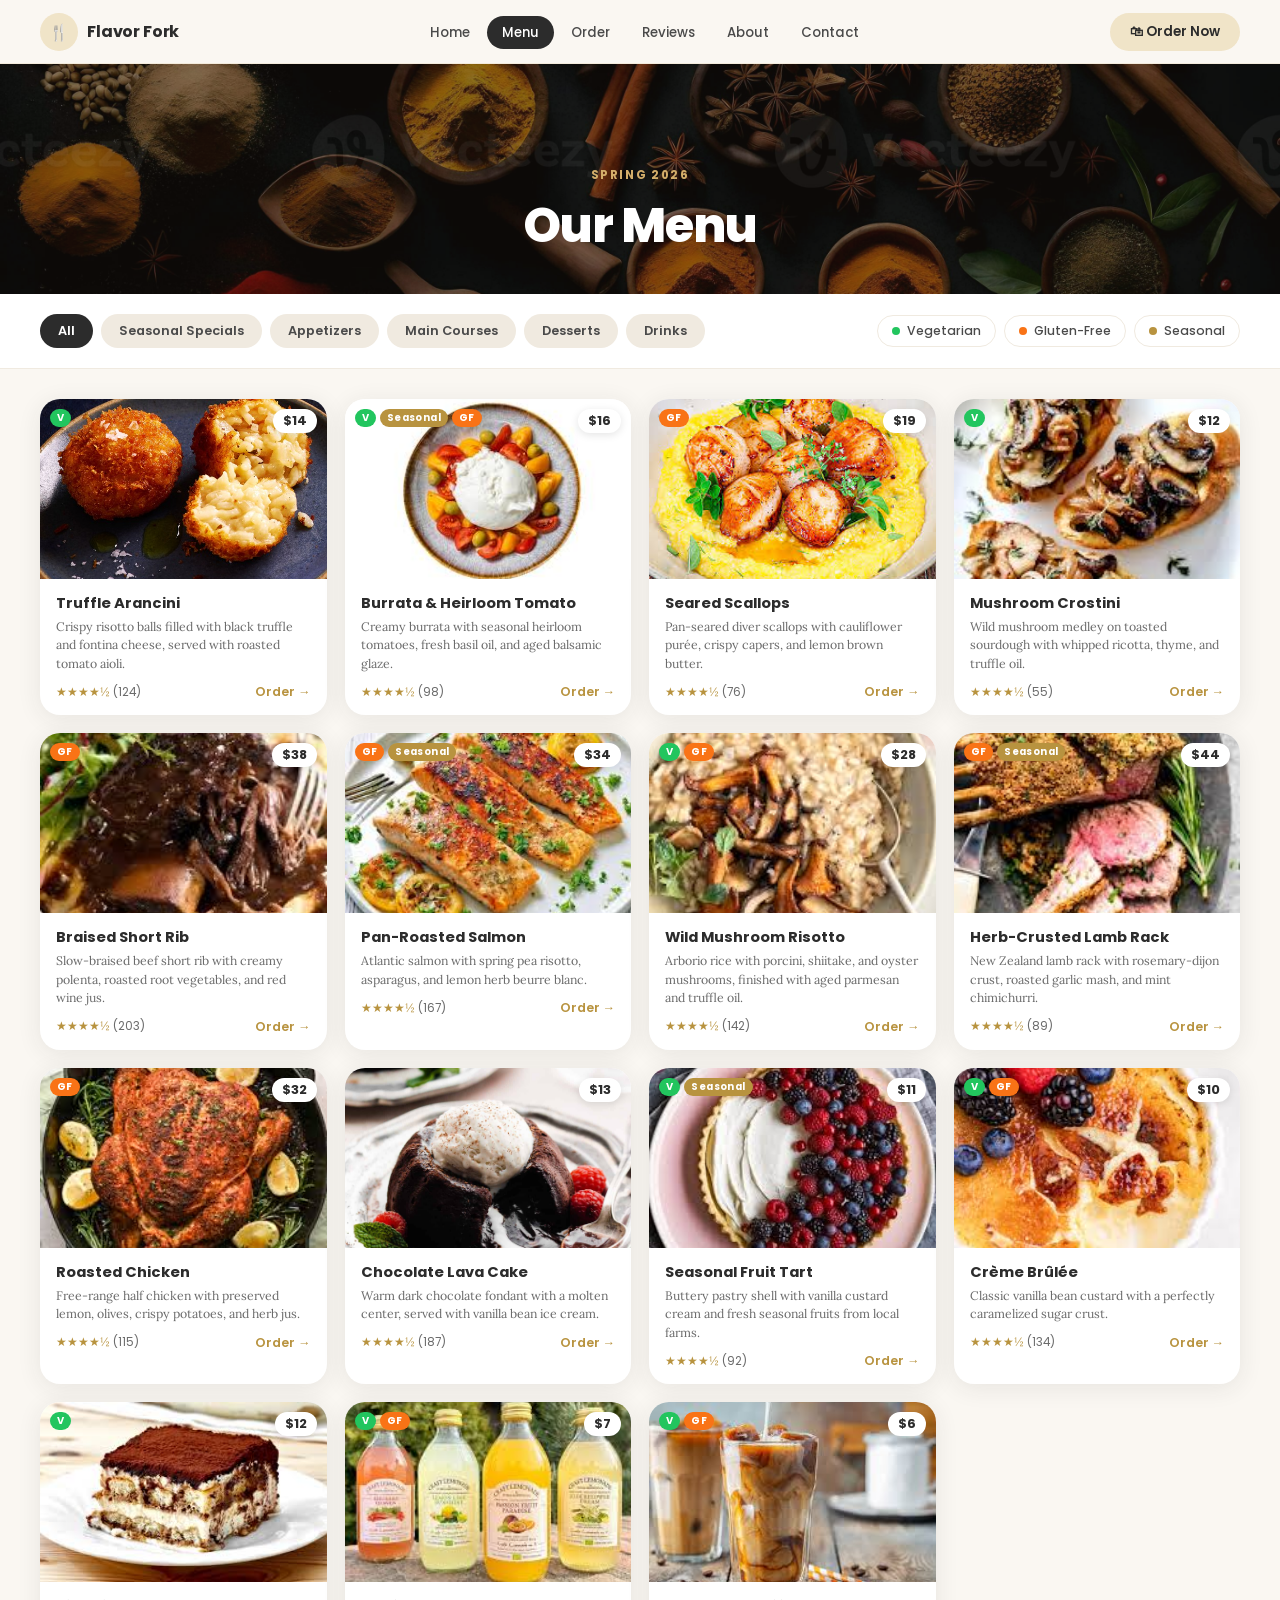
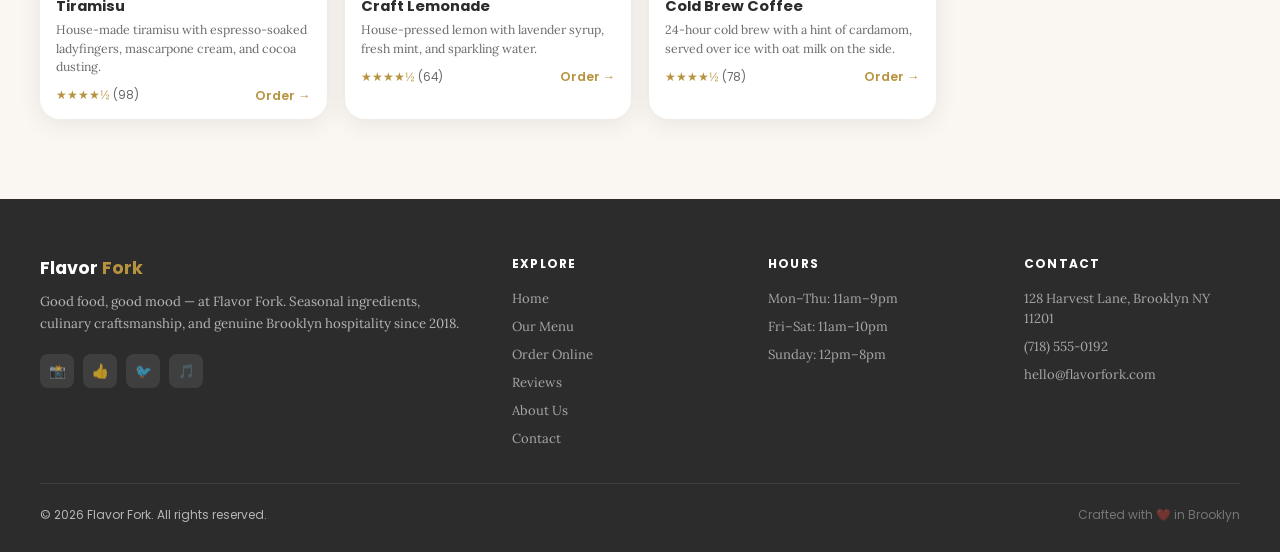
<file: menu.html>
<!DOCTYPE html>
<html lang="en">
<head>
<meta charset="UTF-8"/><meta name="viewport" content="width=device-width,initial-scale=1.0"/>
<title>Flavor Fork — Menu</title>
<link rel="stylesheet" href="style.css"/>
<style>
/* ── MENU PAGE ── */
.menu-controls {
  background: var(--white);
  padding: 20px 40px;
  display: flex; align-items: center; justify-content: space-between;
  flex-wrap: wrap; gap: 14px;
  border-bottom: 1px solid var(--cream-dark);
  position: sticky; top: 64px; z-index: 100;
}
.cat-pills { display: flex; gap: 8px; flex-wrap: wrap; }
.cat-btn {
  font-family: 'Poppins', sans-serif; font-size: 0.8rem; font-weight: 600;
  border: none; border-radius: 30px; padding: 8px 18px;
  background: var(--cream-dark); color: var(--charcoal-mid);
  cursor: pointer; transition: var(--tr);
}
.cat-btn:hover { background: rgba(44,44,44,0.12); }
.cat-btn.active { background: var(--charcoal); color: var(--white); }
.filter-group { display: flex; gap: 8px; flex-wrap: wrap; }
.filter-pill {
  display: flex; align-items: center; gap: 7px;
  font-family: 'Poppins', sans-serif; font-size: 0.77rem; font-weight: 500;
  border: 1.5px solid var(--cream-dark); border-radius: 20px; padding: 6px 14px;
  cursor: pointer; background: none; color: var(--charcoal-mid);
  transition: var(--tr); user-select: none;
}
.filter-pill.on { border-color: var(--gold); color: var(--gold); background: rgba(184,147,63,0.07); }
.fp-dot { width: 8px; height: 8px; border-radius: 50%; }
.fp-dot.v { background: var(--green); }
.fp-dot.gf { background: var(--orange); }
.fp-dot.s { background: var(--gold); }
.menu-grid {
  display: grid;
  grid-template-columns: repeat(4, 1fr);
  gap: 18px;
  padding: 30px 40px 80px;
}
.menu-card .food-card-thumb { height: 180px; }
.menu-card .food-card-body { display: flex; flex-direction: column; }
.no-results {
  grid-column: 1/-1; text-align: center; padding: 60px 20px;
  color: var(--charcoal-light); font-family: 'Poppins', sans-serif;
}
.no-results span { font-size: 2.5rem; display: block; margin-bottom: 12px; }

@media (max-width: 1100px) { .menu-grid { grid-template-columns: repeat(3,1fr); } }
@media (max-width: 800px) { .menu-grid { grid-template-columns: repeat(2,1fr); padding: 20px; } .menu-controls { padding: 16px 20px; } }
@media (max-width: 500px) { .menu-grid { grid-template-columns: 1fr; } }
</style>
</head>
<body>

<nav class="navbar" id="navbar">
  <a class="nav-logo" href="index.html">
    <div class="nav-logo-mark"><img src="" alt="Logo" onerror="this.style.display='none';this.parentElement.innerHTML='🍴';"/></div>
    <span class="nav-logo-name">Flavor Fork</span>
  </a>
  <ul class="nav-links">
    <li><a class="nav-link" href="index.html">Home</a></li>
    <li><a class="nav-link active" href="menu.html">Menu</a></li>
    <li><a class="nav-link" href="order.html">Order</a></li>
    <li><a class="nav-link" href="reviews.html">Reviews</a></li>
    <li><a class="nav-link" href="about.html">About</a></li>
    <li><a class="nav-link" href="contact.html">Contact</a></li>
  </ul>
  <a class="btn-order-now" href="order.html">🛍 Order Now</a>
  <button class="hamburger" onclick="document.getElementById('mn').classList.toggle('open')"><span></span><span></span><span></span></button>
</nav>
<div class="mobile-nav" id="mn">
  <a class="nav-link" href="index.html">Home</a>
  <a class="nav-link active" href="menu.html">Menu</a>
  <a class="nav-link" href="order.html">Order</a>
  <a class="nav-link" href="reviews.html">Reviews</a>
  <a class="nav-link" href="about.html">About</a>
  <a class="nav-link" href="contact.html">Contact</a>
</div>

<!-- PAGE HERO -->
<div style="padding-top:64px;">
  <div class="page-hero" style="height:230px;">
    <div class="page-hero-bg">
      <!-- YOUR IMAGE: overhead shot of seasonal ingredients / produce on dark wood -->
      <img src="images/seasona.jpg" alt="Seasona"/>
    </div>
    <div class="page-hero-inner">
      <p class="page-hero-label">Spring 2026</p>
      <h1 class="page-hero-title">Our Menu</h1>
    </div>
  </div>
</div>

<!-- CONTROLS -->
<div class="menu-controls">
  <div class="cat-pills" id="catPills"></div>
  <div class="filter-group">
    <button class="filter-pill" id="fv" onclick="toggleFilter('v')"><span class="fp-dot v"></span>Vegetarian</button>
    <button class="filter-pill" id="fgf" onclick="toggleFilter('gf')"><span class="fp-dot gf"></span>Gluten-Free</button>
    <button class="filter-pill" id="fs" onclick="toggleFilter('s')"><span class="fp-dot s"></span>Seasonal</button>
  </div>
</div>

<!-- MENU GRID -->
<div class="menu-grid" id="menuGrid"></div>

<!-- FOOTER -->
<footer>
  <div class="footer-grid">
    <div>
      <div class="footer-brand">Flavor <span>Fork</span></div>
      <p class="footer-tagline">Good food, good mood — at Flavor Fork. Seasonal ingredients, culinary craftsmanship, and genuine Brooklyn hospitality since 2018.</p>
      <div class="footer-socials">
        <a class="social-btn" href="#">📸</a><a class="social-btn" href="#">👍</a>
        <a class="social-btn" href="#">🐦</a><a class="social-btn" href="#">🎵</a>
      </div>
    </div>
    <div class="footer-col"><div class="footer-col-title">Explore</div><ul>
      <li><a href="index.html">Home</a></li><li><a href="menu.html">Our Menu</a></li>
      <li><a href="order.html">Order Online</a></li><li><a href="reviews.html">Reviews</a></li>
      <li><a href="about.html">About Us</a></li><li><a href="contact.html">Contact</a></li>
    </ul></div>
    <div class="footer-col"><div class="footer-col-title">Hours</div><ul>
      <li><a href="#">Mon–Thu: 11am–9pm</a></li><li><a href="#">Fri–Sat: 11am–10pm</a></li><li><a href="#">Sunday: 12pm–8pm</a></li>
    </ul></div>
    <div class="footer-col"><div class="footer-col-title">Contact</div><ul>
      <li><a href="#">128 Harvest Lane, Brooklyn NY 11201</a></li>
      <li><a href="tel:7185550192">(718) 555-0192</a></li>
      <li><a href="mailto:hello@flavorfork.com">hello@flavorfork.com</a></li>
    </ul></div>
  </div>
  <div class="footer-bottom">
    <p>© 2026 Flavor Fork. All rights reserved.</p>
    <p style="color:rgba(255,255,255,0.35);">Crafted with ❤️ in Brooklyn</p>
  </div>
</footer>

<script>
const MENU=[
  {id:1,name:'Truffle Arancini',cat:'Appetizers',price:14,desc:'Crispy risotto balls filled with black truffle and fontina cheese, served with roasted tomato aioli.',rating:4.4,reviews:124,tags:['v'],img:'images/truffle.jpg'},
  {id:2,name:'Burrata & Heirloom Tomato',cat:'Seasonal Specials',price:16,desc:'Creamy burrata with seasonal heirloom tomatoes, fresh basil oil, and aged balsamic glaze.',rating:4.5,reviews:98,tags:['v','s','gf'],img:'images/burrata.jpg'},
  {id:3,name:'Seared Scallops',cat:'Appetizers',price:19,desc:'Pan-seared diver scallops with cauliflower purée, crispy capers, and lemon brown butter.',rating:4.3,reviews:76,tags:['gf'],img:'images/seared.jpg'},
  {id:4,name:'Mushroom Crostini',cat:'Appetizers',price:12,desc:'Wild mushroom medley on toasted sourdough with whipped ricotta, thyme, and truffle oil.',rating:4.2,reviews:55,tags:['v'],img:'images/costini.jpg'},
  {id:5,name:'Braised Short Rib',cat:'Main Courses',price:38,desc:'Slow-braised beef short rib with creamy polenta, roasted root vegetables, and red wine jus.',rating:4.7,reviews:203,tags:['gf'],img:'images/short.jpg'},
  {id:6,name:'Pan-Roasted Salmon',cat:'Main Courses',price:34,desc:'Atlantic salmon with spring pea risotto, asparagus, and lemon herb beurre blanc.',rating:4.5,reviews:167,tags:['gf','s'],img:'images/salmon.jpg'},
  {id:7,name:'Wild Mushroom Risotto',cat:'Main Courses',price:28,desc:'Arborio rice with porcini, shiitake, and oyster mushrooms, finished with aged parmesan and truffle oil.',rating:4.4,reviews:142,tags:['v','gf'],img:'images/wild.jpg'},
  {id:8,name:'Herb-Crusted Lamb Rack',cat:'Seasonal Specials',price:44,desc:'New Zealand lamb rack with rosemary-dijon crust, roasted garlic mash, and mint chimichurri.',rating:4.6,reviews:89,tags:['gf','s'],img:'images/lamb.jpg'},
  {id:9,name:'Roasted Chicken',cat:'Main Courses',price:32,desc:'Free-range half chicken with preserved lemon, olives, crispy potatoes, and herb jus.',rating:4.4,reviews:115,tags:['gf'],img:'images/chicken.jpg'},
  {id:10,name:'Chocolate Lava Cake',cat:'Desserts',price:13,desc:'Warm dark chocolate fondant with a molten center, served with vanilla bean ice cream.',rating:4.8,reviews:187,tags:[],img:'images/chocolate.jpg'},
  {id:11,name:'Seasonal Fruit Tart',cat:'Desserts',price:11,desc:'Buttery pastry shell with vanilla custard cream and fresh seasonal fruits from local farms.',rating:4.5,reviews:92,tags:['v','s'],img:'images/fruit.jpg'},
  {id:12,name:'Crème Brûlée',cat:'Desserts',price:10,desc:'Classic vanilla bean custard with a perfectly caramelized sugar crust.',rating:4.6,reviews:134,tags:['v','gf'],img:'images/creme.jpg'},
  {id:13,name:'Tiramisu',cat:'Desserts',price:12,desc:'House-made tiramisu with espresso-soaked ladyfingers, mascarpone cream, and cocoa dusting.',rating:4.5,reviews:98,tags:['v'],img:'images/tiramisu.jpg'},
  {id:14,name:'Craft Lemonade',cat:'Drinks',price:7,desc:'House-pressed lemon with lavender syrup, fresh mint, and sparkling water.',rating:4.3,reviews:64,tags:['v','gf'],img:'images/craft.jpg'},
  {id:15,name:'Cold Brew Coffee',cat:'Drinks',price:6,desc:'24-hour cold brew with a hint of cardamom, served over ice with oat milk on the side.',rating:4.4,reviews:78,tags:['v','gf'],img:'images/cold.jpg'},
];
const CATS=['All','Seasonal Specials','Appetizers','Main Courses','Desserts','Drinks'];
let activeCat='All', activeFilters={v:false,gf:false,s:false};

function starsHtml(r){let s='';for(let i=1;i<=5;i++)s+=i<=Math.floor(r)?'★':(i-r<1?'½':'☆');return s;}
function badgeHtml(tags){return tags.map(t=>t==='v'?'<span class="badge badge-v">V</span>':t==='gf'?'<span class="badge badge-gf">GF</span>':'<span class="badge badge-s">Seasonal</span>').join('');}

function buildPills(){
  document.getElementById('catPills').innerHTML=CATS.map(c=>`
    <button class="cat-btn${c===activeCat?' active':''}" onclick="setCat('${c}')">${c}</button>`).join('');
}
function setCat(c){activeCat=c;buildPills();render();}
function toggleFilter(f){
  activeFilters[f]=!activeFilters[f];
  document.getElementById('f'+f).classList.toggle('on',activeFilters[f]);
  render();
}
function render(){
  let items=activeCat==='All'?MENU:MENU.filter(i=>i.cat===activeCat);
  if(activeFilters.v) items=items.filter(i=>i.tags.includes('v'));
  if(activeFilters.gf) items=items.filter(i=>i.tags.includes('gf'));
  if(activeFilters.s) items=items.filter(i=>i.tags.includes('s'));
  const grid=document.getElementById('menuGrid');
  if(!items.length){grid.innerHTML='<div class="no-results"><span>🍽</span>No items match your filters. Try adjusting!</div>';return;}
  grid.innerHTML=items.map(i=>`
    <div class="food-card menu-card">
      <div class="food-card-thumb" style="height:180px;">
        <img src="${i.img}" alt="${i.name}" onerror="this.parentElement.style.background='var(--cream-dark)';this.style.display='none';"/>
        <div class="food-card-badges">${badgeHtml(i.tags)}</div>
        <div class="food-card-price">$${i.price}</div>
      </div>
      <div class="food-card-body">
        <div class="food-card-name">${i.name}</div>
        <div class="food-card-desc">${i.desc}</div>
        <div class="food-card-foot">
          <div class="stars">${starsHtml(i.rating)} <span>(${i.reviews})</span></div>
          <a class="link-order" href="order.html">Order →</a>
        </div>
      </div>
    </div>`).join('');
}
buildPills(); render();
window.addEventListener('scroll',()=>document.getElementById('navbar').classList.toggle('scrolled',scrollY>20));
</script>
</body>
</html>
</file>
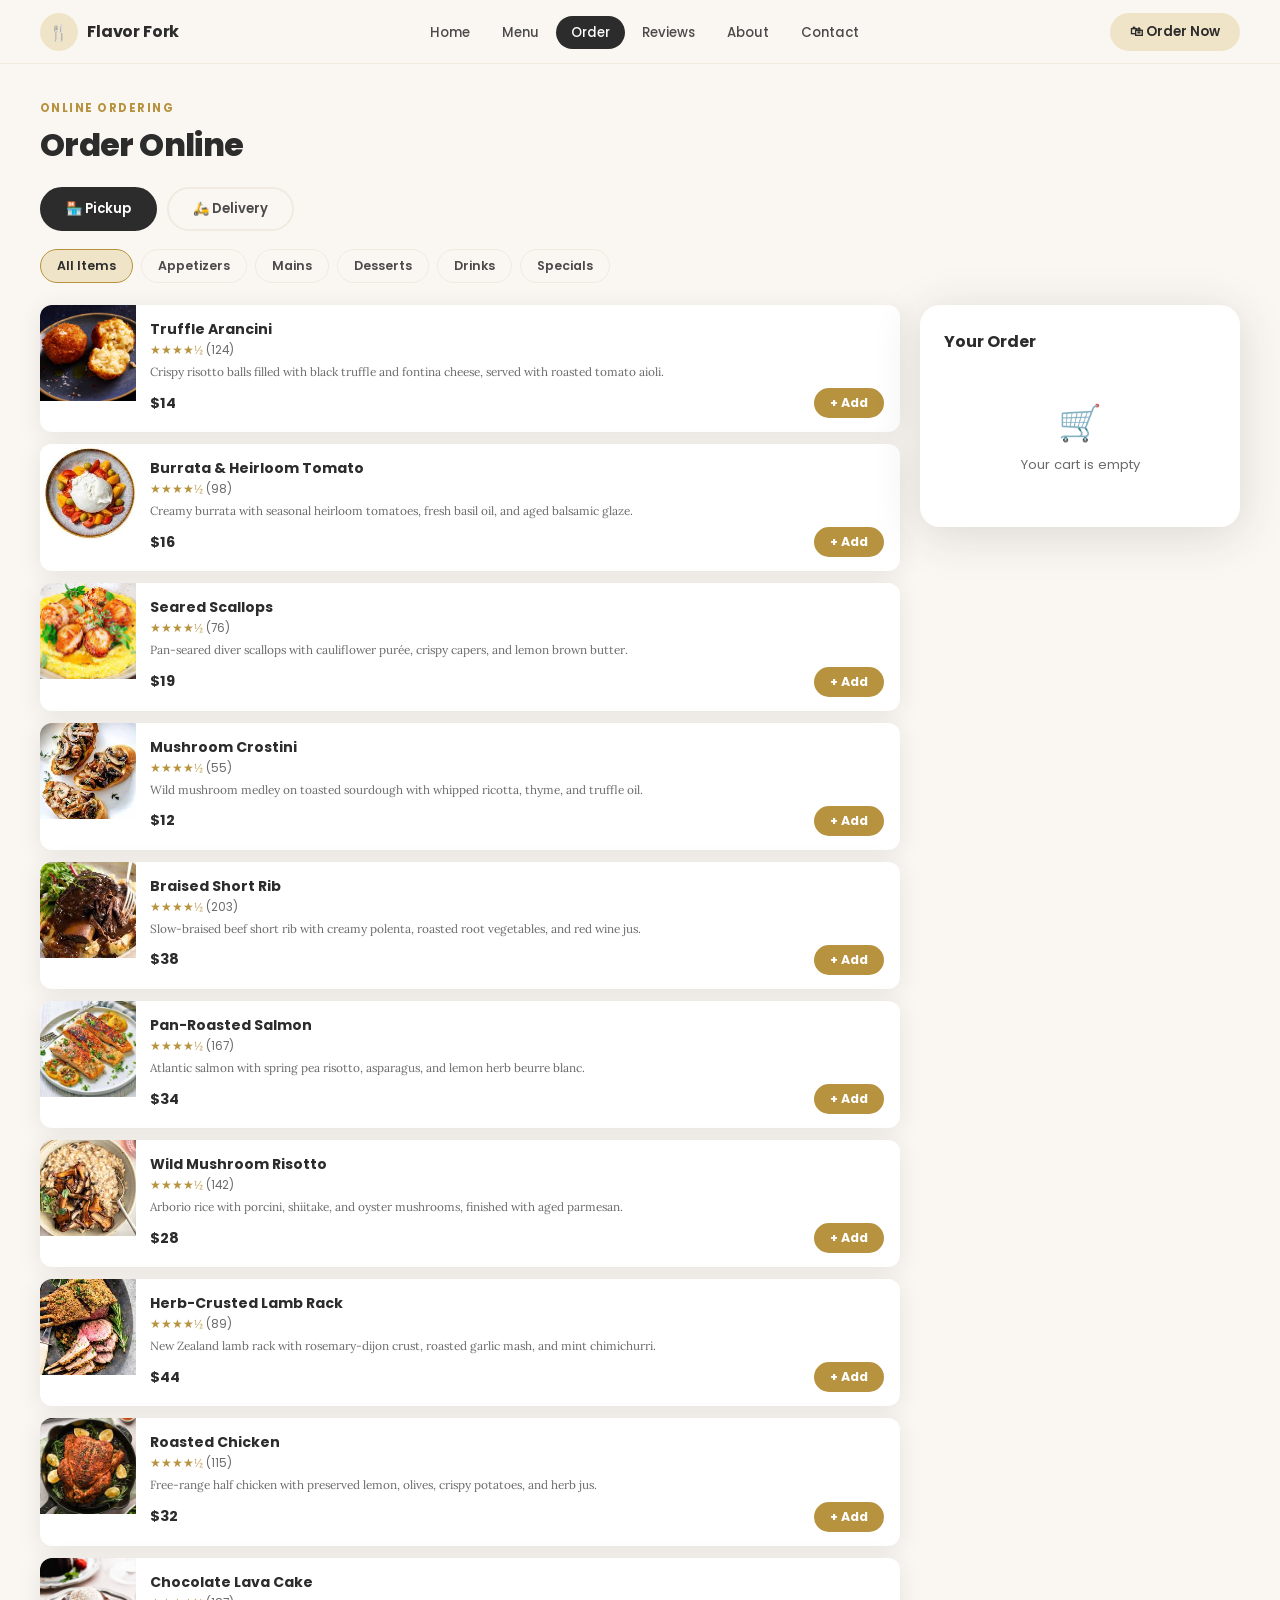
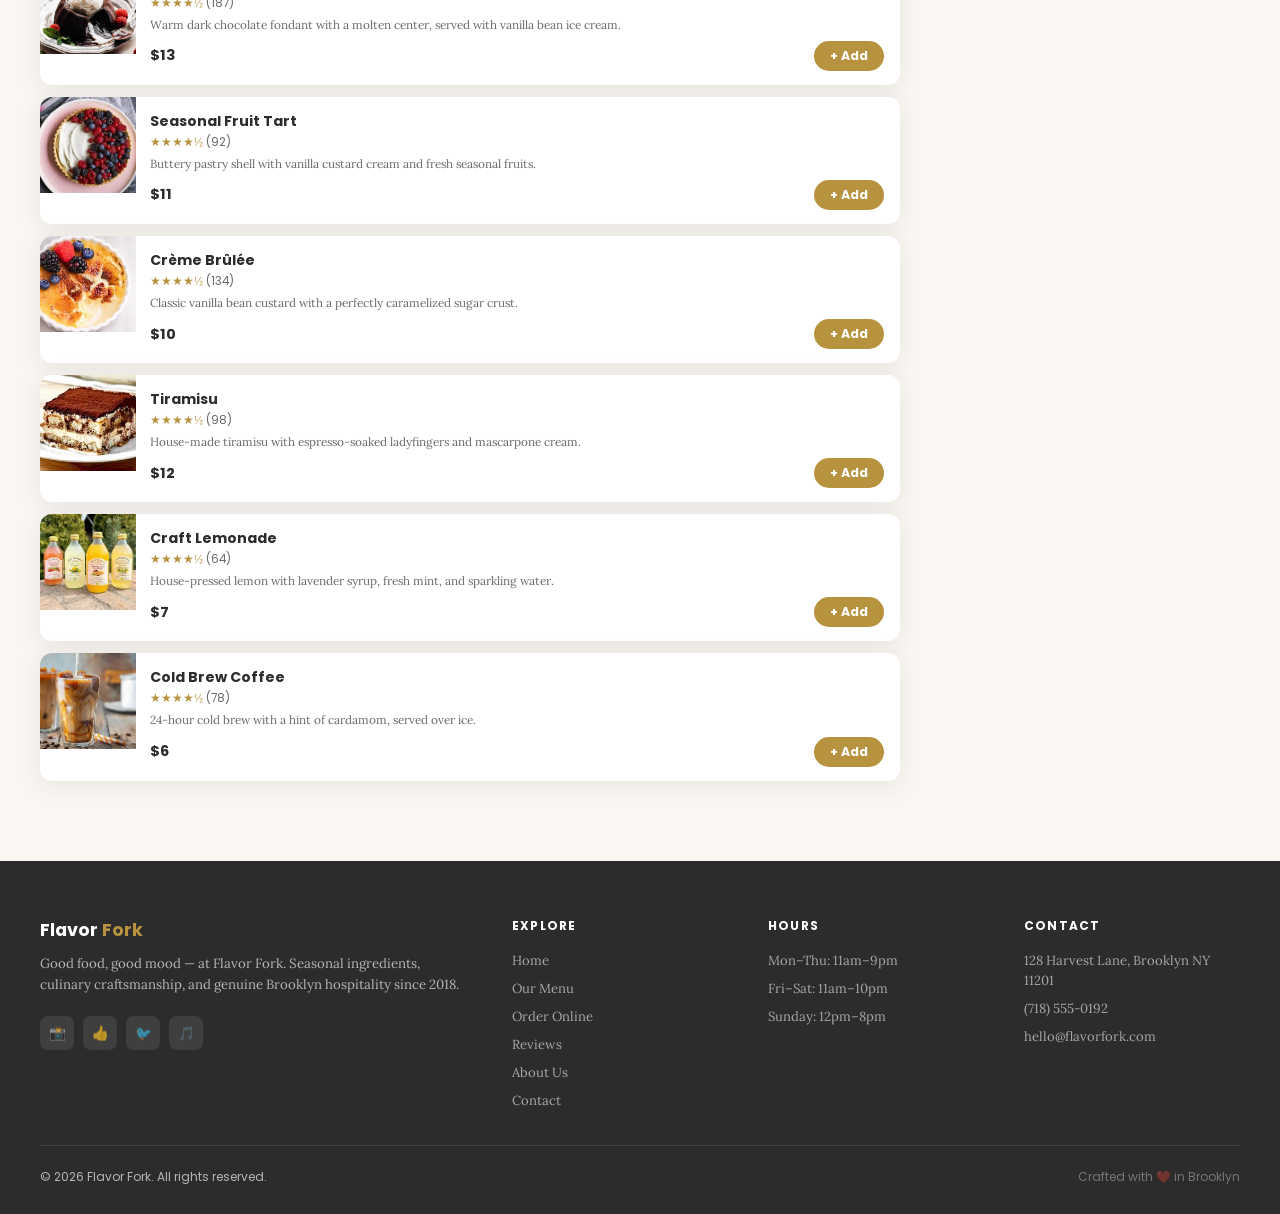
<file: order.html>
<!DOCTYPE html>
<html lang="en">
<head>
<meta charset="UTF-8"/><meta name="viewport" content="width=device-width,initial-scale=1.0"/>
<title>Flavor Fork — Order Online</title>
<link rel="stylesheet" href="style.css"/>
<style>
/* ── ORDER PAGE ── */
.order-wrap { padding: 64px 0 0; min-height: 100vh; display: flex; flex-direction: column; }
.order-top {
  padding: 36px 40px 0;
  background: var(--cream);
}
.order-top .sec-label { margin-bottom: 4px; }
.order-top h1 { font-size: 2rem; font-weight: 800; margin-bottom: 18px; letter-spacing: -0.02em; }
.mode-tabs { display: flex; gap: 10px; margin-bottom: 18px; }
.mode-tab {
  display: flex; align-items: center; gap: 7px;
  padding: 10px 24px; border-radius: 30px;
  font-family: 'Poppins', sans-serif; font-size: 0.82rem; font-weight: 600;
  cursor: pointer; border: 2px solid var(--cream-dark);
  background: none; color: var(--charcoal-mid); transition: var(--tr);
}
.mode-tab.active { background: var(--charcoal); color: var(--white); border-color: var(--charcoal); }
.order-cat-pills { display: flex; gap: 8px; flex-wrap: wrap; padding-bottom: 2px; }
.order-cat-btn {
  font-family: 'Poppins', sans-serif; font-size: 0.78rem; font-weight: 600;
  border: 1.5px solid var(--cream-dark); border-radius: 20px; padding: 7px 16px;
  background: none; color: var(--charcoal-mid); cursor: pointer; transition: var(--tr);
}
.order-cat-btn:hover { border-color: var(--charcoal-mid); }
.order-cat-btn.active { background: var(--gold-pale); border-color: var(--gold); color: var(--charcoal); }

/* ── LAYOUT ── */
.order-body {
  display: grid; grid-template-columns: 1fr 320px;
  gap: 20px; padding: 20px 40px 80px; align-items: start; flex: 1;
}
.order-list { display: flex; flex-direction: column; gap: 12px; }
.order-item {
  background: var(--white); border-radius: var(--radius);
  display: grid; grid-template-columns: 96px 1fr;
  gap: 14px; box-shadow: var(--shadow); overflow: hidden;
  transition: var(--tr);
}
.order-item:hover { box-shadow: var(--shadow-lg); transform: translateY(-2px); }
.order-item-img { height: 96px; overflow: hidden; background: var(--cream-dark); }
.order-item-img img { width:100%; height:100%; object-fit:cover; display:block; }
.order-item-info {
  padding: 14px 16px 14px 0;
  display: flex; flex-direction: column; justify-content: space-between;
}
.order-item-name { font-family: 'Poppins', sans-serif; font-weight: 700; font-size: 0.88rem; margin-bottom: 2px; }
.order-item-stars { font-size: 0.72rem; color: var(--gold); margin-bottom: 4px; }
.order-item-stars span { color: var(--charcoal-light); font-family: 'Poppins', sans-serif; }
.order-item-desc { font-size: 0.74rem; color: var(--charcoal-light); line-height: 1.45; }
.order-item-foot { display: flex; align-items: center; justify-content: space-between; margin-top: 8px; }
.order-item-price { font-family: 'Poppins', sans-serif; font-weight: 700; font-size: 0.9rem; }
.btn-add {
  background: var(--gold); color: var(--white); border: none;
  border-radius: 20px; padding: 6px 16px;
  font-family: 'Poppins', sans-serif; font-size: 0.78rem; font-weight: 700;
  cursor: pointer; transition: var(--tr);
}
.btn-add:hover { background: var(--charcoal); }

/* ── CART ── */
.cart-panel {
  background: var(--white); border-radius: var(--radius-lg);
  box-shadow: var(--shadow-lg); padding: 24px;
  position: sticky; top: 80px;
}
.cart-panel h3 { font-size: 1rem; font-weight: 700; margin-bottom: 18px; font-family: 'Poppins', sans-serif; }
.cart-empty-box { text-align: center; padding: 28px 0; }
.cart-empty-icon { font-size: 2.2rem; margin-bottom: 10px; }
.cart-empty-box p { font-size: 0.82rem; color: var(--charcoal-light); font-family: 'Poppins', sans-serif; }
.cart-items { display: flex; flex-direction: column; gap: 10px; margin-bottom: 14px; }
.cart-row {
  display: flex; align-items: center; gap: 8px;
  font-family: 'Poppins', sans-serif; font-size: 0.8rem;
}
.cart-row-name { flex: 1; color: var(--charcoal); font-weight: 500; }
.qty-controls { display: flex; align-items: center; gap: 6px; }
.qty-btn {
  width: 22px; height: 22px; border-radius: 50%;
  border: 1.5px solid var(--cream-dark); background: none;
  font-size: 0.9rem; cursor: pointer; display: flex; align-items: center; justify-content: center;
  transition: var(--tr); line-height: 1; font-family: 'Poppins', sans-serif;
}
.qty-btn:hover { background: var(--charcoal); color: var(--white); border-color: var(--charcoal); }
.qty-num { font-weight: 700; min-width: 16px; text-align: center; }
.cart-row-price { font-weight: 700; min-width: 42px; text-align: right; }
.cart-divider { border: none; border-top: 1px solid var(--cream-dark); margin: 12px 0; }
.cart-total-row {
  display: flex; justify-content: space-between;
  font-family: 'Poppins', sans-serif; font-size: 0.82rem;
  margin-bottom: 6px; color: var(--charcoal-light);
}
.cart-total-row.grand { font-weight: 700; font-size: 0.92rem; color: var(--charcoal); }
.btn-checkout {
  width: 100%; margin-top: 14px; background: var(--gold); color: var(--white);
  border: none; border-radius: 30px; padding: 14px;
  font-family: 'Poppins', sans-serif; font-size: 0.88rem; font-weight: 700;
  cursor: pointer; transition: var(--tr);
}
.btn-checkout:hover { background: var(--charcoal); transform: translateY(-1px); }
.btn-checkout:disabled { opacity: 0.4; cursor: not-allowed; transform: none; }

.toast { position:fixed;bottom:28px;right:28px;z-index:9999;background:var(--charcoal);color:#fff;padding:12px 22px;border-radius:30px;font-size:0.82rem;font-family:'Poppins',sans-serif;box-shadow:var(--shadow-lg);opacity:0;transform:translateY(14px);transition:all .3s ease;pointer-events:none; }
.toast.show { opacity:1;transform:translateY(0); }

@media (max-width: 860px) { .order-body { grid-template-columns: 1fr; } .cart-panel { position: static; } .order-top, .order-body { padding-left: 20px; padding-right: 20px; } }
</style>
</head>
<body>

<nav class="navbar" id="navbar">
  <a class="nav-logo" href="index.html">
    <div class="nav-logo-mark"><img src="" alt="Logo" onerror="this.style.display='none';this.parentElement.innerHTML='🍴';"/></div>
    <span class="nav-logo-name">Flavor Fork</span>
  </a>
  <ul class="nav-links">
    <li><a class="nav-link" href="index.html">Home</a></li>
    <li><a class="nav-link" href="menu.html">Menu</a></li>
    <li><a class="nav-link active" href="order.html">Order</a></li>
    <li><a class="nav-link" href="reviews.html">Reviews</a></li>
    <li><a class="nav-link" href="about.html">About</a></li>
    <li><a class="nav-link" href="contact.html">Contact</a></li>
  </ul>
  <a class="btn-order-now" href="order.html">🛍 Order Now</a>
  <button class="hamburger" onclick="document.getElementById('mn').classList.toggle('open')"><span></span><span></span><span></span></button>
</nav>
<div class="mobile-nav" id="mn">
  <a class="nav-link" href="index.html">Home</a><a class="nav-link" href="menu.html">Menu</a>
  <a class="nav-link active" href="order.html">Order</a><a class="nav-link" href="reviews.html">Reviews</a>
  <a class="nav-link" href="about.html">About</a><a class="nav-link" href="contact.html">Contact</a>
</div>

<div class="order-wrap">
  <div class="order-top">
    <p class="sec-label">Online Ordering</p>
    <h1>Order Online</h1>
    <div class="mode-tabs">
      <button class="mode-tab active" id="tabPickup" onclick="setMode('pickup')">🏪 Pickup</button>
      <button class="mode-tab" id="tabDelivery" onclick="setMode('delivery')">🛵 Delivery</button>
    </div>
    <div class="order-cat-pills" id="orderCatPills"></div>
  </div>

  <div class="order-body">
    <div class="order-list" id="orderList"></div>
    <div class="cart-panel">
      <h3>Your Order</h3>
      <div id="cartContent">
        <div class="cart-empty-box">
          <div class="cart-empty-icon">🛒</div>
          <p>Your cart is empty</p>
        </div>
      </div>
    </div>
  </div>
</div>

<!-- FOOTER -->
<footer>
  <div class="footer-grid">
    <div>
      <div class="footer-brand">Flavor <span>Fork</span></div>
      <p class="footer-tagline">Good food, good mood — at Flavor Fork. Seasonal ingredients, culinary craftsmanship, and genuine Brooklyn hospitality since 2018.</p>
      <div class="footer-socials"><a class="social-btn" href="#">📸</a><a class="social-btn" href="#">👍</a><a class="social-btn" href="#">🐦</a><a class="social-btn" href="#">🎵</a></div>
    </div>
    <div class="footer-col"><div class="footer-col-title">Explore</div><ul>
      <li><a href="index.html">Home</a></li><li><a href="menu.html">Our Menu</a></li>
      <li><a href="order.html">Order Online</a></li><li><a href="reviews.html">Reviews</a></li>
      <li><a href="about.html">About Us</a></li><li><a href="contact.html">Contact</a></li>
    </ul></div>
    <div class="footer-col"><div class="footer-col-title">Hours</div><ul>
      <li><a href="#">Mon–Thu: 11am–9pm</a></li><li><a href="#">Fri–Sat: 11am–10pm</a></li><li><a href="#">Sunday: 12pm–8pm</a></li>
    </ul></div>
    <div class="footer-col"><div class="footer-col-title">Contact</div><ul>
      <li><a href="#">128 Harvest Lane, Brooklyn NY 11201</a></li>
      <li><a href="tel:7185550192">(718) 555-0192</a></li>
      <li><a href="mailto:hello@flavorfork.com">hello@flavorfork.com</a></li>
    </ul></div>
  </div>
  <div class="footer-bottom">
    <p>© 2026 Flavor Fork. All rights reserved.</p>
    <p style="color:rgba(255,255,255,0.35);">Crafted with ❤️ in Brooklyn</p>
  </div>
</footer>
<div class="toast" id="toast"></div>

<script>
const MENU=[
  {id:1,name:'Truffle Arancini',cat:'Appetizers',price:14,desc:'Crispy risotto balls filled with black truffle and fontina cheese, served with roasted tomato aioli.',rating:4.4,reviews:124,img:'images/truffle.jpg'},
  {id:2,name:'Burrata & Heirloom Tomato',cat:'Appetizers',price:16,desc:'Creamy burrata with seasonal heirloom tomatoes, fresh basil oil, and aged balsamic glaze.',rating:4.5,reviews:98,img:'images/burrata.jpg'},
  {id:3,name:'Seared Scallops',cat:'Appetizers',price:19,desc:'Pan-seared diver scallops with cauliflower purée, crispy capers, and lemon brown butter.',rating:4.3,reviews:76,img:'images/seared.jpg'},
  {id:4,name:'Mushroom Crostini',cat:'Appetizers',price:12,desc:'Wild mushroom medley on toasted sourdough with whipped ricotta, thyme, and truffle oil.',rating:4.2,reviews:55,img:'images/costini.jpg'},
  {id:5,name:'Braised Short Rib',cat:'Mains',price:38,desc:'Slow-braised beef short rib with creamy polenta, roasted root vegetables, and red wine jus.',rating:4.7,reviews:203,img:'images/short.jpg'},
  {id:6,name:'Pan-Roasted Salmon',cat:'Mains',price:34,desc:'Atlantic salmon with spring pea risotto, asparagus, and lemon herb beurre blanc.',rating:4.5,reviews:167,img:'images/salmon.jpg'},
  {id:7,name:'Wild Mushroom Risotto',cat:'Mains',price:28,desc:'Arborio rice with porcini, shiitake, and oyster mushrooms, finished with aged parmesan.',rating:4.4,reviews:142,img:'images/wild.jpg'},
  {id:8,name:'Herb-Crusted Lamb Rack',cat:'Specials',price:44,desc:'New Zealand lamb rack with rosemary-dijon crust, roasted garlic mash, and mint chimichurri.',rating:4.6,reviews:89,img:'images/lamb.jpg'},
  {id:9,name:'Roasted Chicken',cat:'Mains',price:32,desc:'Free-range half chicken with preserved lemon, olives, crispy potatoes, and herb jus.',rating:4.4,reviews:115,img:'images/chicken.jpg'},
  {id:10,name:'Chocolate Lava Cake',cat:'Desserts',price:13,desc:'Warm dark chocolate fondant with a molten center, served with vanilla bean ice cream.',rating:4.8,reviews:187,img:'images/chocolate.jpg'},
  {id:11,name:'Seasonal Fruit Tart',cat:'Desserts',price:11,desc:'Buttery pastry shell with vanilla custard cream and fresh seasonal fruits.',rating:4.5,reviews:92,img:'images/fruit.jpg'},
  {id:12,name:'Crème Brûlée',cat:'Desserts',price:10,desc:'Classic vanilla bean custard with a perfectly caramelized sugar crust.',rating:4.6,reviews:134,img:'images/creme.jpg'},
  {id:13,name:'Tiramisu',cat:'Desserts',price:12,desc:'House-made tiramisu with espresso-soaked ladyfingers and mascarpone cream.',rating:4.5,reviews:98,img:'images/tiramisu.jpg'},
  {id:14,name:'Craft Lemonade',cat:'Drinks',price:7,desc:'House-pressed lemon with lavender syrup, fresh mint, and sparkling water.',rating:4.3,reviews:64,img:'images/craft.jpg'},
  {id:15,name:'Cold Brew Coffee',cat:'Drinks',price:6,desc:'24-hour cold brew with a hint of cardamom, served over ice.',rating:4.4,reviews:78,img:'images/cold.jpg'},
];
const CATS=['All Items','Appetizers','Mains','Desserts','Drinks','Specials'];
let activeCat='All Items', mode='pickup', cart={};

function starsHtml(r){let s='';for(let i=1;i<=5;i++)s+=i<=Math.floor(r)?'★':(i-r<1?'½':'☆');return s;}

function buildCatPills(){
  document.getElementById('orderCatPills').innerHTML=CATS.map(c=>`
    <button class="order-cat-btn${c===activeCat?' active':''}" onclick="setCat('${c}')">${c}</button>`).join('');
}
function setCat(c){activeCat=c;buildCatPills();renderList();}
function setMode(m){
  mode=m;
  document.getElementById('tabPickup').classList.toggle('active',m==='pickup');
  document.getElementById('tabDelivery').classList.toggle('active',m==='delivery');
  renderCart();
}
function renderList(){
  const items=activeCat==='All Items'?MENU:MENU.filter(i=>i.cat===activeCat);
  document.getElementById('orderList').innerHTML=items.map(i=>`
    <div class="order-item">
      <div class="order-item-img">
        <img src="${i.img}" alt="${i.name}" onerror="this.parentElement.style.background='var(--cream-dark)';this.style.display='none';"/>
      </div>
      <div class="order-item-info">
        <div>
          <div class="order-item-name">${i.name}</div>
          <div class="order-item-stars">${starsHtml(i.rating)} <span>(${i.reviews})</span></div>
          <div class="order-item-desc">${i.desc}</div>
        </div>
        <div class="order-item-foot">
          <div class="order-item-price">$${i.price}</div>
          <button class="btn-add" onclick="addToCart(${i.id})">+ Add</button>
        </div>
      </div>
    </div>`).join('');
}
function addToCart(id){
  const item=MENU.find(i=>i.id===id);
  if(!cart[id]) cart[id]={...item,qty:0};
  cart[id].qty++;
  renderCart();
  showToast(`${item.name} added ✓`);
}
function changeQty(id,d){
  if(!cart[id]) return;
  cart[id].qty+=d;
  if(cart[id].qty<=0) delete cart[id];
  renderCart();
}
function renderCart(){
  const entries=Object.values(cart);
  const cc=document.getElementById('cartContent');
  if(!entries.length){
    cc.innerHTML='<div class="cart-empty-box"><div class="cart-empty-icon">🛒</div><p>Your cart is empty</p></div>';
    return;
  }
  const sub=entries.reduce((s,i)=>s+i.price*i.qty,0);
  const fee=mode==='delivery'?4.99:0;
  const total=sub+fee;
  cc.innerHTML=`
    <div class="cart-items">
      ${entries.map(i=>`
        <div class="cart-row">
          <div class="cart-row-name">${i.name}</div>
          <div class="qty-controls">
            <button class="qty-btn" onclick="changeQty(${i.id},-1)">−</button>
            <span class="qty-num">${i.qty}</span>
            <button class="qty-btn" onclick="changeQty(${i.id},1)">+</button>
          </div>
          <div class="cart-row-price">$${(i.price*i.qty).toFixed(2)}</div>
        </div>`).join('')}
    </div>
    <hr class="cart-divider"/>
    <div class="cart-total-row"><span>Subtotal</span><span>$${sub.toFixed(2)}</span></div>
    ${mode==='delivery'?`<div class="cart-total-row"><span>Delivery fee</span><span>$${fee.toFixed(2)}</span></div>`:''}
    <div class="cart-total-row grand"><span>Total</span><span>$${total.toFixed(2)}</span></div>
    <button class="btn-checkout" onclick="checkout()">Place Order</button>`;
}
function checkout(){
  showToast('🎉 Order placed! We\'ll notify you when ready.');
  cart={};renderCart();
}
function showToast(msg){
  const t=document.getElementById('toast');
  t.textContent=msg; t.classList.add('show');
  setTimeout(()=>t.classList.remove('show'),3000);
}
buildCatPills(); renderList();
window.addEventListener('scroll',()=>document.getElementById('navbar').classList.toggle('scrolled',scrollY>20));
</script>
</body>
</html>
</file>
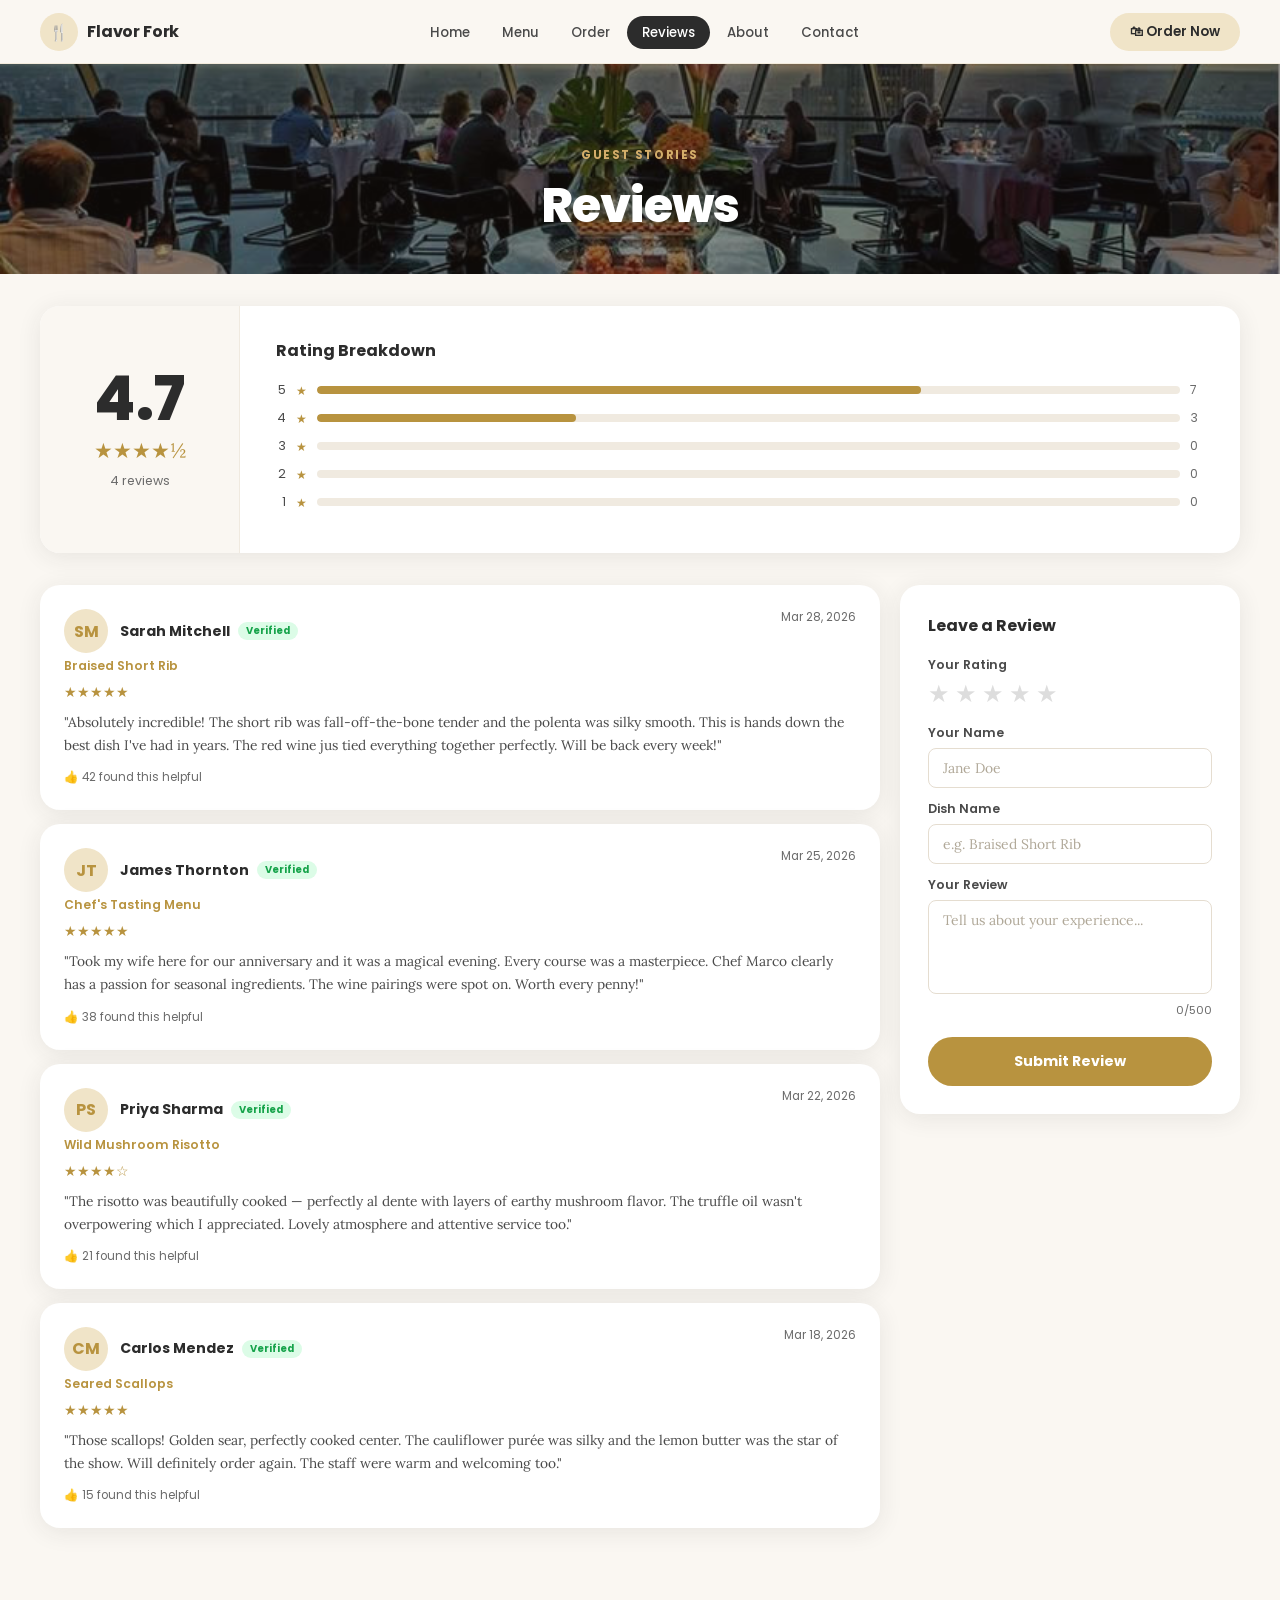
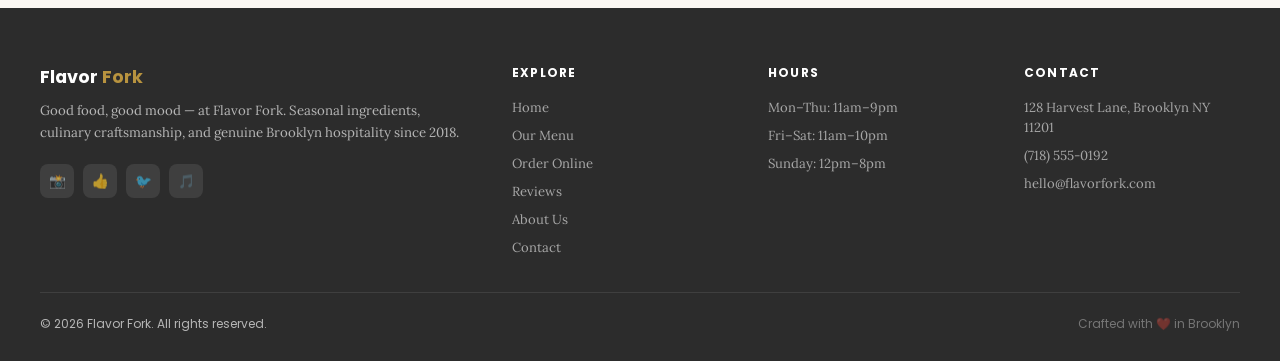
<file: reviews.html>
<!DOCTYPE html>
<html lang="en">
<head>
<meta charset="UTF-8"/><meta name="viewport" content="width=device-width,initial-scale=1.0"/>
<title>Flavor Fork — Reviews</title>
<link rel="stylesheet" href="style.css"/>
<style>
/* ── REVIEWS PAGE ── */
.reviews-summary {
  display: grid; grid-template-columns: 200px 1fr;
  gap: 0; margin: 32px 40px;
  background: var(--white); border-radius: var(--radius-lg);
  box-shadow: var(--shadow); overflow: hidden;
}
.rating-big-side {
  background: var(--cream); padding: 40px 24px;
  display: flex; flex-direction: column; align-items: center; justify-content: center;
  border-right: 1px solid var(--cream-dark);
}
.big-number {
  font-family: 'Poppins', sans-serif; font-size: 3.8rem; font-weight: 800;
  color: var(--charcoal); line-height: 1;
}
.big-stars { font-size: 1.3rem; color: var(--gold); margin: 8px 0; }
.big-count { font-family: 'Poppins', sans-serif; font-size: 0.78rem; color: var(--charcoal-light); }
.breakdown-side { padding: 32px 36px; }
.breakdown-side h3 { font-size: 1rem; font-weight: 700; margin-bottom: 18px; }
.bar-row { display: flex; align-items: center; gap: 10px; margin-bottom: 10px; }
.bar-num { font-family: 'Poppins', sans-serif; font-size: 0.78rem; color: var(--charcoal-mid); width: 10px; text-align: right; }
.bar-star-ico { color: var(--gold); font-size: 0.75rem; }
.bar-track { flex: 1; height: 8px; background: var(--cream-dark); border-radius: 4px; overflow: hidden; }
.bar-fill { height: 100%; background: var(--gold); border-radius: 4px; }
.bar-count { font-family: 'Poppins', sans-serif; font-size: 0.76rem; color: var(--charcoal-light); width: 14px; }

/* ── REVIEWS LAYOUT ── */
.reviews-body {
  display: grid; grid-template-columns: 1fr 340px;
  gap: 20px; padding: 0 40px 80px; align-items: start;
}
.reviews-list { display: flex; flex-direction: column; gap: 14px; }
.review-card {
  background: var(--white); border-radius: var(--radius-lg);
  padding: 24px; box-shadow: var(--shadow);
}
.review-top { display: flex; align-items: flex-start; justify-content: space-between; margin-bottom: 4px; }
.reviewer-block { display: flex; align-items: center; gap: 12px; }
.reviewer-avatar {
  width: 44px; height: 44px; border-radius: 50%; overflow: hidden;
  background: var(--cream-dark); flex-shrink: 0;
}
.reviewer-avatar img { width:100%; height:100%; object-fit:cover; }
.reviewer-avatar-fallback {
  width: 100%; height: 100%; background: var(--gold-pale);
  display: flex; align-items: center; justify-content: center;
  font-family: 'Poppins', sans-serif; font-weight: 700; font-size: 1rem; color: var(--gold);
}
.reviewer-name-row { font-family: 'Poppins', sans-serif; font-weight: 700; font-size: 0.88rem; display: flex; align-items: center; gap: 8px; }
.verified-tag {
  background: #dcfce7; color: #16a34a;
  font-size: 0.62rem; font-weight: 700; padding: 2px 8px; border-radius: 20px;
  font-family: 'Poppins', sans-serif;
}
.review-date { font-family: 'Poppins', sans-serif; font-size: 0.73rem; color: var(--charcoal-light); }
.review-dish { color: var(--gold); font-family: 'Poppins', sans-serif; font-size: 0.76rem; font-weight: 600; margin-bottom: 8px; }
.review-stars { color: var(--gold); font-size: 0.9rem; margin-bottom: 10px; }
.review-text { font-size: 0.86rem; line-height: 1.68; color: var(--charcoal-mid); }
.review-helpful { margin-top: 12px; font-family: 'Poppins', sans-serif; font-size: 0.73rem; color: var(--charcoal-light); }

/* ── REVIEW FORM ── */
.review-form-card {
  background: var(--white); border-radius: var(--radius-lg);
  padding: 28px; box-shadow: var(--shadow);
  position: sticky; top: 80px;
}
.review-form-card h3 { font-size: 1rem; font-weight: 700; margin-bottom: 18px; }
.star-input { display: flex; gap: 5px; margin-bottom: 16px; }
.star-btn {
  font-size: 1.5rem; background: none; border: none; cursor: pointer;
  color: #DDD; transition: color 0.12s;
}
.star-btn.lit { color: var(--gold); }
.form-group { margin-bottom: 12px; }

.toast{position:fixed;bottom:28px;right:28px;z-index:9999;background:var(--charcoal);color:#fff;padding:12px 22px;border-radius:30px;font-size:0.82rem;font-family:'Poppins',sans-serif;box-shadow:var(--shadow-lg);opacity:0;transform:translateY(14px);transition:all .3s ease;pointer-events:none;}
.toast.show{opacity:1;transform:translateY(0);}

@media (max-width: 900px) {
  .reviews-summary { grid-template-columns: 1fr; margin: 24px 20px; }
  .rating-big-side { border-right: none; border-bottom: 1px solid var(--cream-dark); flex-direction: row; gap: 20px; padding: 24px; }
  .reviews-body { grid-template-columns: 1fr; padding: 0 20px 60px; }
  .review-form-card { position: static; }
}
</style>
</head>
<body>

<nav class="navbar" id="navbar">
  <a class="nav-logo" href="index.html">
    <div class="nav-logo-mark"><img src="" alt="Logo" onerror="this.style.display='none';this.parentElement.innerHTML='🍴';"/></div>
    <span class="nav-logo-name">Flavor Fork</span>
  </a>
  <ul class="nav-links">
    <li><a class="nav-link" href="index.html">Home</a></li>
    <li><a class="nav-link" href="menu.html">Menu</a></li>
    <li><a class="nav-link" href="order.html">Order</a></li>
    <li><a class="nav-link active" href="reviews.html">Reviews</a></li>
    <li><a class="nav-link" href="about.html">About</a></li>
    <li><a class="nav-link" href="contact.html">Contact</a></li>
  </ul>
  <a class="btn-order-now" href="order.html">🛍 Order Now</a>
  <button class="hamburger" onclick="document.getElementById('mn').classList.toggle('open')"><span></span><span></span><span></span></button>
</nav>
<div class="mobile-nav" id="mn">
  <a class="nav-link" href="index.html">Home</a><a class="nav-link" href="menu.html">Menu</a>
  <a class="nav-link" href="order.html">Order</a><a class="nav-link active" href="reviews.html">Reviews</a>
  <a class="nav-link" href="about.html">About</a><a class="nav-link" href="contact.html">Contact</a>
</div>

<!-- PAGE HERO -->
<div style="padding-top:64px;">
  <div class="page-hero" style="height:210px;">
    <div class="page-hero-bg">
      <!-- YOUR IMAGE: warm restaurant/guests dining atmosphere -->
      <img src="images/guest.jpg" alt="guest" />
    </div>
    <div class="page-hero-inner">
      <p class="page-hero-label">Guest Stories</p>
      <h1 class="page-hero-title">Reviews</h1>
    </div>
  </div>
</div>

<!-- RATING SUMMARY -->
<div class="reviews-summary">
  <div class="rating-big-side">
    <div class="big-number">4.7</div>
    <div class="big-stars">★★★★½</div>
    <div class="big-count" id="reviewCount">10 reviews</div>
  </div>
  <div class="breakdown-side">
    <h3>Rating Breakdown</h3>
    <div class="bar-row"><span class="bar-num">5</span><span class="bar-star-ico">★</span><div class="bar-track"><div class="bar-fill" style="width:70%"></div></div><span class="bar-count">7</span></div>
    <div class="bar-row"><span class="bar-num">4</span><span class="bar-star-ico">★</span><div class="bar-track"><div class="bar-fill" style="width:30%"></div></div><span class="bar-count">3</span></div>
    <div class="bar-row"><span class="bar-num">3</span><span class="bar-star-ico">★</span><div class="bar-track"><div class="bar-fill" style="width:0%"></div></div><span class="bar-count">0</span></div>
    <div class="bar-row"><span class="bar-num">2</span><span class="bar-star-ico">★</span><div class="bar-track"><div class="bar-fill" style="width:0%"></div></div><span class="bar-count">0</span></div>
    <div class="bar-row"><span class="bar-num">1</span><span class="bar-star-ico">★</span><div class="bar-track"><div class="bar-fill" style="width:0%"></div></div><span class="bar-count">0</span></div>
  </div>
</div>

<!-- REVIEWS BODY -->
<div class="reviews-body">
  <div class="reviews-list" id="reviewsList"></div>

  <!-- REVIEW FORM -->
  <div class="review-form-card">
    <h3>Leave a Review</h3>
    <div class="form-label">Your Rating</div>
    <div class="star-input" id="starInput">
      <button class="star-btn" data-v="1">★</button>
      <button class="star-btn" data-v="2">★</button>
      <button class="star-btn" data-v="3">★</button>
      <button class="star-btn" data-v="4">★</button>
      <button class="star-btn" data-v="5">★</button>
    </div>
    <div class="form-group">
      <label class="form-label">Your Name</label>
      <input class="form-input" type="text" id="rName" placeholder="Jane Doe"/>
    </div>
    <div class="form-group">
      <label class="form-label">Dish Name</label>
      <input class="form-input" type="text" id="rDish" placeholder="e.g. Braised Short Rib"/>
    </div>
    <div class="form-group">
      <label class="form-label">Your Review</label>
      <textarea class="form-textarea" id="rText" rows="4" maxlength="500" placeholder="Tell us about your experience..." oninput="document.getElementById('rc').textContent=this.value.length+'/500'"></textarea>
      <div class="char-count" id="rc">0/500</div>
    </div>
    <button class="btn-submit" onclick="submitReview()">Submit Review</button>
  </div>
</div>

<!-- FOOTER -->
<footer>
  <div class="footer-grid">
    <div>
      <div class="footer-brand">Flavor <span>Fork</span></div>
      <p class="footer-tagline">Good food, good mood — at Flavor Fork. Seasonal ingredients, culinary craftsmanship, and genuine Brooklyn hospitality since 2018.</p>
      <div class="footer-socials"><a class="social-btn" href="#">📸</a><a class="social-btn" href="#">👍</a><a class="social-btn" href="#">🐦</a><a class="social-btn" href="#">🎵</a></div>
    </div>
    <div class="footer-col"><div class="footer-col-title">Explore</div><ul>
      <li><a href="index.html">Home</a></li><li><a href="menu.html">Our Menu</a></li>
      <li><a href="order.html">Order Online</a></li><li><a href="reviews.html">Reviews</a></li>
      <li><a href="about.html">About Us</a></li><li><a href="contact.html">Contact</a></li>
    </ul></div>
    <div class="footer-col"><div class="footer-col-title">Hours</div><ul>
      <li><a href="#">Mon–Thu: 11am–9pm</a></li><li><a href="#">Fri–Sat: 11am–10pm</a></li><li><a href="#">Sunday: 12pm–8pm</a></li>
    </ul></div>
    <div class="footer-col"><div class="footer-col-title">Contact</div><ul>
      <li><a href="#">128 Harvest Lane, Brooklyn NY 11201</a></li>
      <li><a href="tel:7185550192">(718) 555-0192</a></li>
      <li><a href="mailto:hello@flavorfork.com">hello@flavorfork.com</a></li>
    </ul></div>
  </div>
  <div class="footer-bottom">
    <p>© 2026 Flavor Fork. All rights reserved.</p>
    <p style="color:rgba(255,255,255,0.35);">Crafted with ❤️ in Brooklyn</p>
  </div>
</footer>
<div class="toast" id="toast"></div>

<script>
let reviewRating=0;
let reviews=[
  {name:'Sarah Mitchell',dish:'Braised Short Rib',rating:5,text:'Absolutely incredible! The short rib was fall-off-the-bone tender and the polenta was silky smooth. This is hands down the best dish I\'ve had in years. The red wine jus tied everything together perfectly. Will be back every week!',date:'Mar 28, 2026',helpful:42,initials:'SM'},
  {name:'James Thornton',dish:"Chef's Tasting Menu",rating:5,text:'Took my wife here for our anniversary and it was a magical evening. Every course was a masterpiece. Chef Marco clearly has a passion for seasonal ingredients. The wine pairings were spot on. Worth every penny!',date:'Mar 25, 2026',helpful:38,initials:'JT'},
  {name:'Priya Sharma',dish:'Wild Mushroom Risotto',rating:4,text:'The risotto was beautifully cooked — perfectly al dente with layers of earthy mushroom flavor. The truffle oil wasn\'t overpowering which I appreciated. Lovely atmosphere and attentive service too.',date:'Mar 22, 2026',helpful:21,initials:'PS'},
  {name:'Carlos Mendez',dish:'Seared Scallops',rating:5,text:'Those scallops! Golden sear, perfectly cooked center. The cauliflower purée was silky and the lemon butter was the star of the show. Will definitely order again. The staff were warm and welcoming too.',date:'Mar 18, 2026',helpful:15,initials:'CM'},
];

function starsStr(r){return '★'.repeat(r)+'☆'.repeat(5-r);}
function renderReviews(){
  document.getElementById('reviewsList').innerHTML=reviews.map(r=>`
    <div class="review-card">
      <div class="review-top">
        <div class="reviewer-block">
          <div class="reviewer-avatar">
            <div class="reviewer-avatar-fallback">${r.initials}</div>
          </div>
          <div>
            <div class="reviewer-name-row">${r.name} <span class="verified-tag">Verified</span></div>
          </div>
        </div>
        <div class="review-date">${r.date}</div>
      </div>
      <div class="review-dish">${r.dish}</div>
      <div class="review-stars">${starsStr(r.rating)}</div>
      <div class="review-text">"${r.text}"</div>
      <div class="review-helpful">👍 ${r.helpful} found this helpful</div>
    </div>`).join('');
  document.getElementById('reviewCount').textContent=reviews.length+' reviews';
}

document.querySelectorAll('.star-btn').forEach(btn=>{
  btn.addEventListener('click',()=>{
    reviewRating=parseInt(btn.dataset.v);
    document.querySelectorAll('.star-btn').forEach(b=>b.classList.toggle('lit',parseInt(b.dataset.v)<=reviewRating));
  });
});

function submitReview(){
  const name=document.getElementById('rName').value.trim();
  const dish=document.getElementById('rDish').value.trim();
  const text=document.getElementById('rText').value.trim();
  if(!name||!text||!reviewRating){showToast('Please fill in all fields and pick a rating.');return;}
  reviews.unshift({name,dish:dish||'General',rating:reviewRating,text,date:'Just now',helpful:0,initials:name.split(' ').map(w=>w[0]).join('').slice(0,2).toUpperCase()});
  renderReviews();
  document.getElementById('rName').value='';
  document.getElementById('rDish').value='';
  document.getElementById('rText').value='';
  document.getElementById('rc').textContent='0/500';
  reviewRating=0;
  document.querySelectorAll('.star-btn').forEach(b=>b.classList.remove('lit'));
  showToast('✅ Thank you for your review!');
}
function showToast(msg){const t=document.getElementById('toast');t.textContent=msg;t.classList.add('show');setTimeout(()=>t.classList.remove('show'),3200);}
renderReviews();
window.addEventListener('scroll',()=>document.getElementById('navbar').classList.toggle('scrolled',scrollY>20));
</script>
</body>
</html>
</file>
<file: style.css>
/* ── FLAVOR FORK — SHARED STYLES ── */
@import url('https://fonts.googleapis.com/css2?family=Poppins:wght@300;400;500;600;700;800&family=Lora:ital,wght@0,400;0,500;0,600;1,400;1,500&display=swap');

:root {
  --gold: #B8933F;
  --gold-light: #D4AE6A;
  --gold-pale: #F0E4C8;
  --cream: #FAF7F2;
  --cream-dark: #F0EAE0;
  --charcoal: #2C2C2C;
  --charcoal-mid: #4A4A4A;
  --charcoal-light: #6B6B6B;
  --white: #FFFFFF;
  --green: #22c55e;
  --orange: #f97316;
  --shadow: 0 4px 24px rgba(44,44,44,0.09);
  --shadow-lg: 0 8px 48px rgba(44,44,44,0.15);
  --radius: 12px;
  --radius-lg: 20px;
  --tr: all 0.3s cubic-bezier(0.4,0,0.2,1);
}

*, *::before, *::after { box-sizing: border-box; margin: 0; padding: 0; }
html { scroll-behavior: smooth; }
body {
  font-family: 'Lora', serif;
  background: var(--cream);
  color: var(--charcoal);
  overflow-x: hidden;
}
h1,h2,h3,h4,h5 { font-family: 'Poppins', sans-serif; }
::-webkit-scrollbar { width: 5px; }
::-webkit-scrollbar-track { background: var(--cream); }
::-webkit-scrollbar-thumb { background: var(--gold-light); border-radius: 3px; }

/* ── NAVBAR ── */
.navbar {
  position: fixed; top: 0; left: 0; right: 0; z-index: 1000;
  height: 64px;
  display: flex; align-items: center; justify-content: space-between;
  padding: 0 40px;
  background: rgba(250,247,242,0.96);
  backdrop-filter: blur(14px);
  border-bottom: 1px solid rgba(184,147,63,0.12);
  transition: var(--tr);
}
.navbar.scrolled { box-shadow: var(--shadow); }
.nav-logo {
  display: flex; align-items: center; gap: 9px; text-decoration: none;
}
.nav-logo-mark {
  width: 38px; height: 38px; border-radius: 50%;
  overflow: hidden; background: var(--gold-pale);
  display: flex; align-items: center; justify-content: center;
}
.nav-logo-mark img { width: 100%; height: 100%; object-fit: cover; }
.nav-logo-name {
  font-family: 'Poppins', sans-serif; font-weight: 700;
  font-size: 1rem; color: var(--charcoal); letter-spacing: -0.01em;
}
.nav-links {
  display: flex; align-items: center; list-style: none; gap: 2px;
}
.nav-link {
  font-family: 'Poppins', sans-serif; font-size: 0.83rem; font-weight: 500;
  color: var(--charcoal-mid); text-decoration: none;
  padding: 7px 15px; border-radius: 30px;
  transition: var(--tr);
}
.nav-link:hover { color: var(--charcoal); background: rgba(44,44,44,0.06); }
.nav-link.active {
  background: var(--charcoal); color: var(--white);
}
.btn-order-now {
  display: inline-flex; align-items: center; gap: 6px;
  background: var(--gold-pale); color: var(--charcoal);
  border: none; border-radius: 30px; padding: 9px 20px;
  font-family: 'Poppins', sans-serif; font-size: 0.83rem; font-weight: 600;
  cursor: pointer; text-decoration: none;
  transition: var(--tr);
}
.btn-order-now:hover { background: var(--gold); color: var(--white); }
.hamburger {
  display: none; flex-direction: column; gap: 5px;
  cursor: pointer; background: none; border: none; padding: 4px;
}
.hamburger span { display: block; width: 22px; height: 2px; background: var(--charcoal); border-radius: 2px; transition: var(--tr); }
.mobile-nav {
  display: none; position: fixed; top: 64px; left: 0; right: 0;
  background: var(--cream); z-index: 999;
  flex-direction: column; padding: 12px 20px 20px;
  border-bottom: 1px solid var(--cream-dark);
  box-shadow: var(--shadow);
}
.mobile-nav.open { display: flex; }
.mobile-nav .nav-link { font-size: 0.95rem; padding: 11px 14px; border-radius: 8px; }

/* ── PAGE HERO (shared) ── */
.page-hero {
  height: 220px; position: relative; overflow: hidden;
  display: flex; align-items: flex-end; justify-content: center;
  padding-bottom: 32px;
}
.page-hero-bg { position: absolute; inset: 0; background: #1a1410; }
.page-hero-bg img { width:100%; height:100%; object-fit:cover; opacity:0.52; }
.page-hero-inner { position: relative; z-index: 2; text-align: center; }
.page-hero-label {
  font-family: 'Poppins', sans-serif; font-weight: 700;
  font-size: 0.72rem; letter-spacing: 0.14em; color: var(--gold-light);
  text-transform: uppercase; margin-bottom: 6px;
}
.page-hero-title {
  font-size: clamp(2rem, 5vw, 3rem); font-weight: 800;
  color: var(--white); letter-spacing: -0.02em;
  font-family: 'Poppins', sans-serif;
}

/* ── BUTTONS ── */
.btn {
  display: inline-flex; align-items: center; gap: 7px;
  font-family: 'Poppins', sans-serif; font-weight: 600; font-size: 0.88rem;
  border-radius: 50px; border: none; cursor: pointer; text-decoration: none;
  transition: var(--tr);
}
.btn-gold { background: var(--gold); color: var(--white); padding: 12px 26px; }
.btn-gold:hover { background: var(--charcoal); transform: translateY(-1px); }
.btn-dark { background: var(--charcoal); color: var(--white); padding: 12px 26px; }
.btn-dark:hover { background: var(--gold); transform: translateY(-1px); }
.btn-outline-white { background: transparent; color: var(--white); padding: 11px 24px; border: 2px solid rgba(255,255,255,0.55); }
.btn-outline-white:hover { background: var(--white); color: var(--charcoal); }

/* ── SECTION LABELS ── */
.sec-label {
  font-family: 'Poppins', sans-serif; font-weight: 700; font-size: 0.72rem;
  letter-spacing: 0.13em; color: var(--gold); text-transform: uppercase;
  margin-bottom: 8px;
}
.sec-title {
  font-size: clamp(1.7rem,3.5vw,2.6rem); font-weight: 700;
  color: var(--charcoal); letter-spacing: -0.02em; line-height: 1.18;
}

/* ── FOOD CARD ── */
.food-card {
  background: var(--white); border-radius: var(--radius-lg);
  overflow: hidden; box-shadow: var(--shadow); transition: var(--tr); cursor: pointer;
}
.food-card:hover { transform: translateY(-5px); box-shadow: var(--shadow-lg); }
.food-card-thumb {
  position: relative; overflow: hidden; background: var(--cream-dark);
}
.food-card-thumb img { width:100%; height:100%; object-fit:cover; transition: transform 0.4s ease; display: block; }
.food-card:hover .food-card-thumb img { transform: scale(1.06); }
.food-card-price {
  position: absolute; top: 10px; right: 10px;
  background: var(--white); color: var(--charcoal);
  padding: 3px 10px; border-radius: 20px;
  font-family: 'Poppins', sans-serif; font-size: 0.8rem; font-weight: 700;
  box-shadow: 0 2px 8px rgba(0,0,0,0.11);
}
.food-card-badges { position: absolute; top: 10px; left: 10px; display: flex; gap: 4px; flex-wrap: wrap; }
.badge {
  font-family: 'Poppins', sans-serif; font-size: 0.62rem; font-weight: 700;
  padding: 2px 7px; border-radius: 10px; letter-spacing: 0.04em;
}
.badge-v { background: var(--green); color: #fff; }
.badge-gf { background: var(--orange); color: #fff; }
.badge-s { background: var(--gold); color: #fff; }
.food-card-body { padding: 14px 16px; }
.food-card-name { font-family: 'Poppins', sans-serif; font-weight: 700; font-size: 0.92rem; margin-bottom: 4px; }
.food-card-desc { font-size: 0.77rem; color: var(--charcoal-light); line-height: 1.5; margin-bottom: 10px; }
.food-card-foot { display: flex; align-items: center; justify-content: space-between; }
.stars { color: var(--gold); font-size: 0.76rem; }
.stars span { color: var(--charcoal-light); font-family: 'Poppins', sans-serif; font-size: 0.72rem; }
.link-order {
  font-family: 'Poppins', sans-serif; font-size: 0.78rem; font-weight: 600;
  color: var(--gold); text-decoration: none; transition: var(--tr);
}
.link-order:hover { color: var(--charcoal); }

/* ── FORM ELEMENTS ── */
.form-label {
  display: block; font-family: 'Poppins', sans-serif; font-size: 0.78rem;
  font-weight: 600; color: var(--charcoal-mid); margin-bottom: 6px;
}
.form-input, .form-textarea {
  width: 100%; padding: 10px 14px; font-family: 'Lora', serif;
  font-size: 0.87rem; color: var(--charcoal);
  border: 1.5px solid #E5DDD0; border-radius: 8px;
  background: var(--white); transition: var(--tr); resize: none;
}
.form-input:focus, .form-textarea:focus {
  outline: none; border-color: var(--gold); box-shadow: 0 0 0 3px rgba(184,147,63,0.1);
}
.form-input::placeholder, .form-textarea::placeholder { color: #B0A898; }
.char-count { text-align: right; font-family: 'Poppins', sans-serif; font-size: 0.7rem; color: var(--charcoal-light); margin-top: 4px; }
.btn-submit {
  width: 100%; background: var(--gold); color: var(--white); border: none;
  border-radius: 30px; padding: 14px; font-family: 'Poppins', sans-serif;
  font-size: 0.88rem; font-weight: 700; cursor: pointer; margin-top: 6px;
  transition: var(--tr);
}
.btn-submit:hover { background: var(--charcoal); transform: translateY(-1px); }

/* ── TOAST ── */
.toast {
  position: fixed; bottom: 28px; right: 28px; z-index: 9999;
  background: var(--charcoal); color: var(--white);
  padding: 13px 22px; border-radius: 30px; font-size: 0.83rem;
  font-family: 'Poppins', sans-serif; box-shadow: var(--shadow-lg);
  opacity: 0; transform: translateY(14px); transition: all 0.32s ease;
  pointer-events: none;
}
.toast.show { opacity: 1; transform: translateY(0); }

/* ── FOOTER ── */
footer {
  background: var(--charcoal); color: rgba(255,255,255,0.65);
  padding: 56px 40px 28px;
}
.footer-grid {
  display: grid; grid-template-columns: 2fr 1fr 1fr 1fr;
  gap: 40px; margin-bottom: 36px;
}
.footer-brand { font-family: 'Poppins', sans-serif; font-size: 1.1rem; font-weight: 700; color: var(--white); margin-bottom: 10px; }
.footer-brand span { color: var(--gold); }
.footer-tagline { font-size: 0.83rem; line-height: 1.65; margin-bottom: 20px; }
.footer-socials { display: flex; gap: 9px; }
.social-btn {
  width: 34px; height: 34px; border-radius: 8px;
  background: rgba(255,255,255,0.09); border: none; cursor: pointer;
  font-size: 0.85rem; display: flex; align-items: center; justify-content: center;
  transition: var(--tr); text-decoration: none; color: rgba(255,255,255,0.65);
}
.social-btn:hover { background: var(--gold); color: var(--white); }
.footer-col-title { font-family: 'Poppins', sans-serif; font-size: 0.75rem; font-weight: 700; letter-spacing: 0.1em; text-transform: uppercase; color: var(--white); margin-bottom: 14px; }
.footer-col ul { list-style: none; display: flex; flex-direction: column; gap: 8px; }
.footer-col ul a { color: rgba(255,255,255,0.58); font-size: 0.82rem; text-decoration: none; transition: var(--tr); }
.footer-col ul a:hover { color: var(--gold-light); }
.footer-bottom { border-top: 1px solid rgba(255,255,255,0.09); padding-top: 22px; display: flex; justify-content: space-between; align-items: center; flex-wrap: wrap; gap: 8px; }
.footer-bottom p { font-family: 'Poppins', sans-serif; font-size: 0.75rem; }

/* ── ANIMATIONS ── */
@keyframes fadeUp { from { opacity:0; transform:translateY(22px); } to { opacity:1; transform:translateY(0); } }
@keyframes fadeIn { from { opacity:0; } to { opacity:1; } }

/* ── RESPONSIVE ── */
@media (max-width: 900px) {
  .navbar { padding: 0 20px; }
  footer { padding: 40px 20px 20px; }
  .footer-grid { grid-template-columns: 1fr 1fr; gap: 28px; }
}
@media (max-width: 680px) {
  .nav-links, .btn-order-now { display: none; }
  .hamburger { display: flex; }
  .footer-grid { grid-template-columns: 1fr; gap: 24px; }
}
</file>
